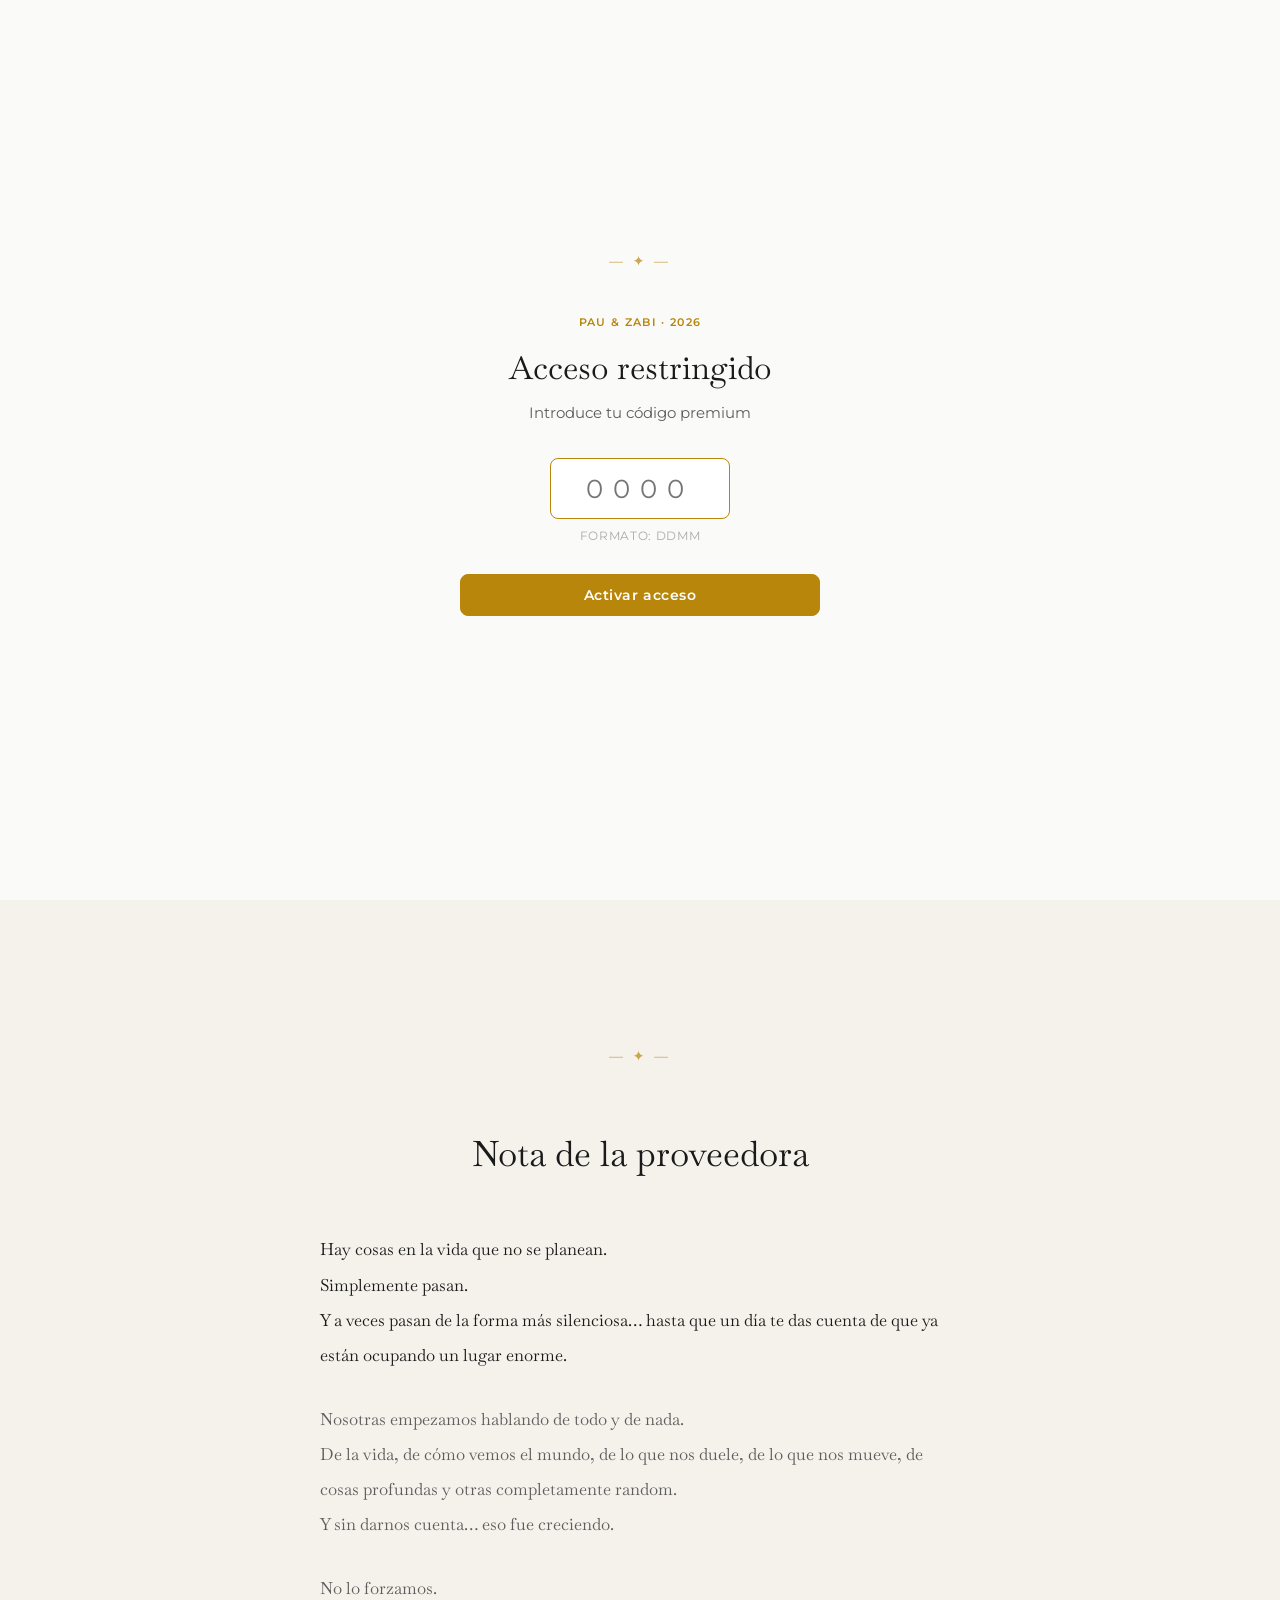
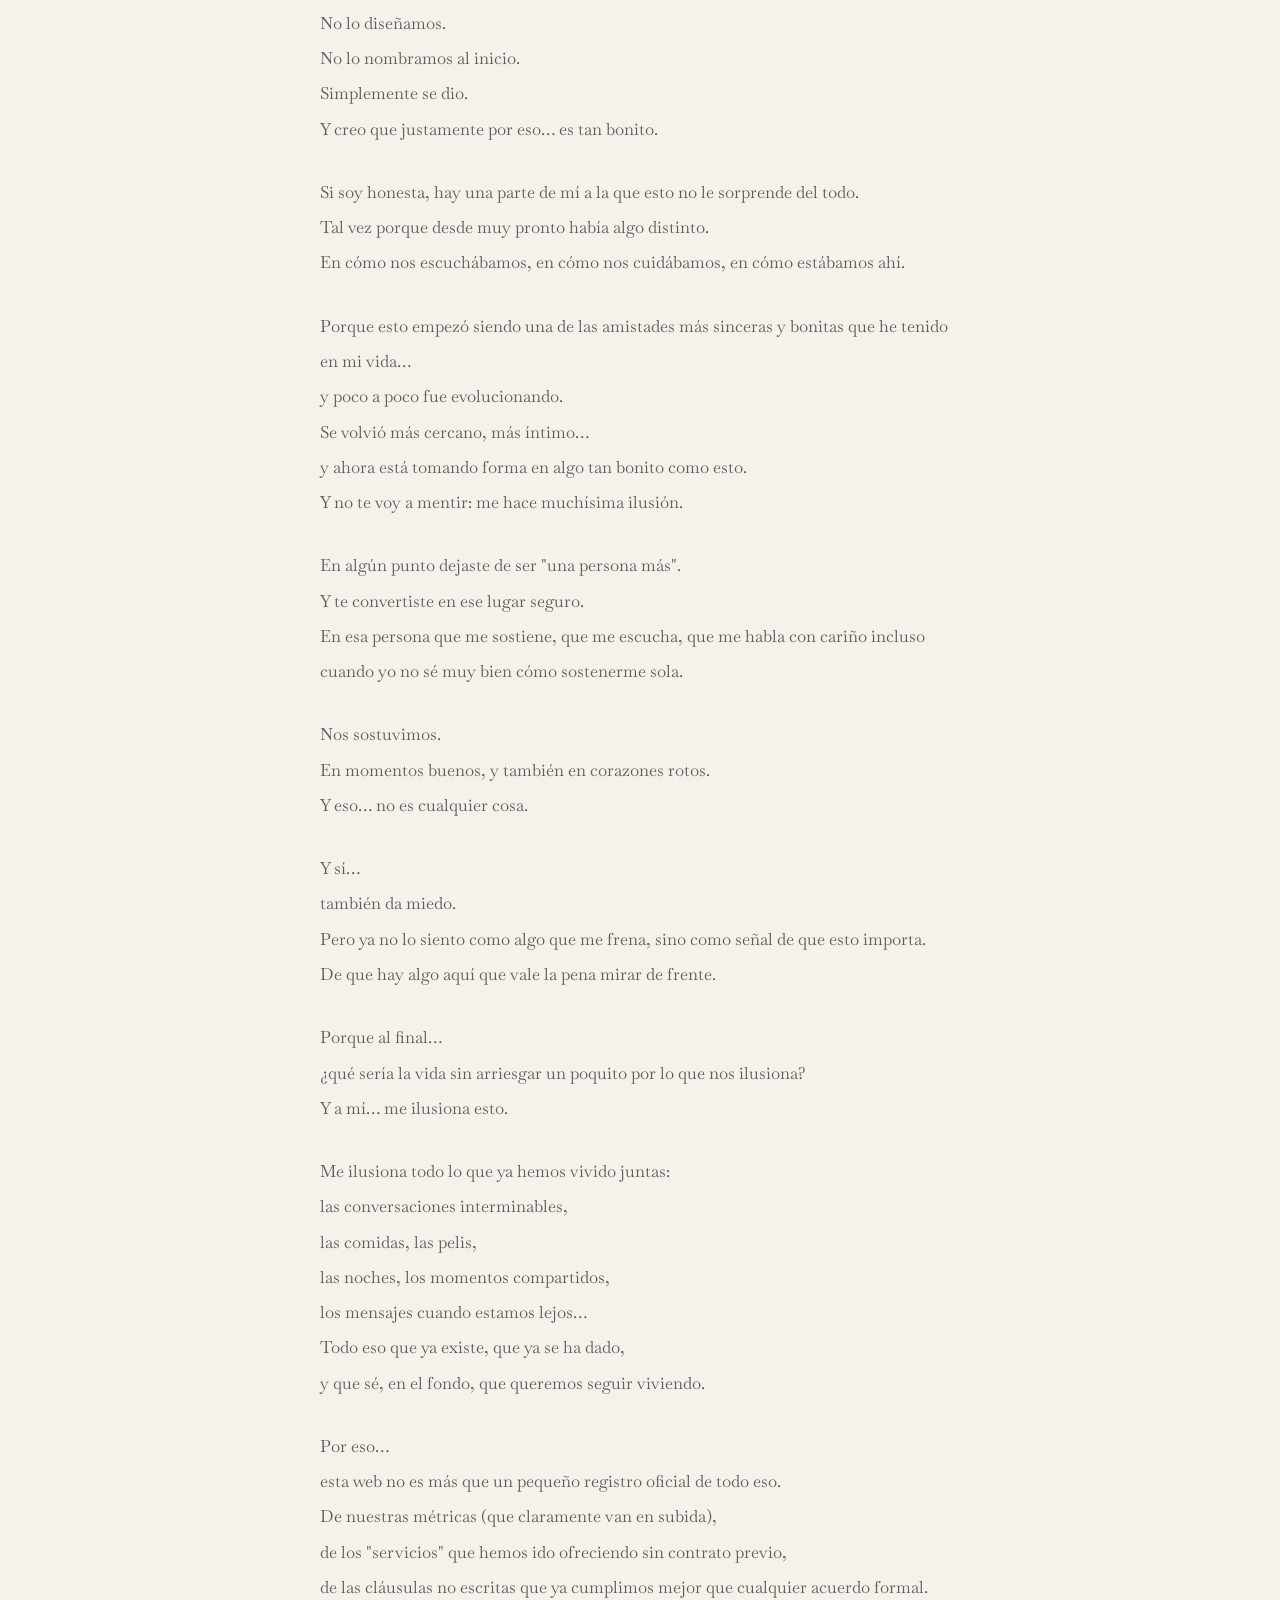
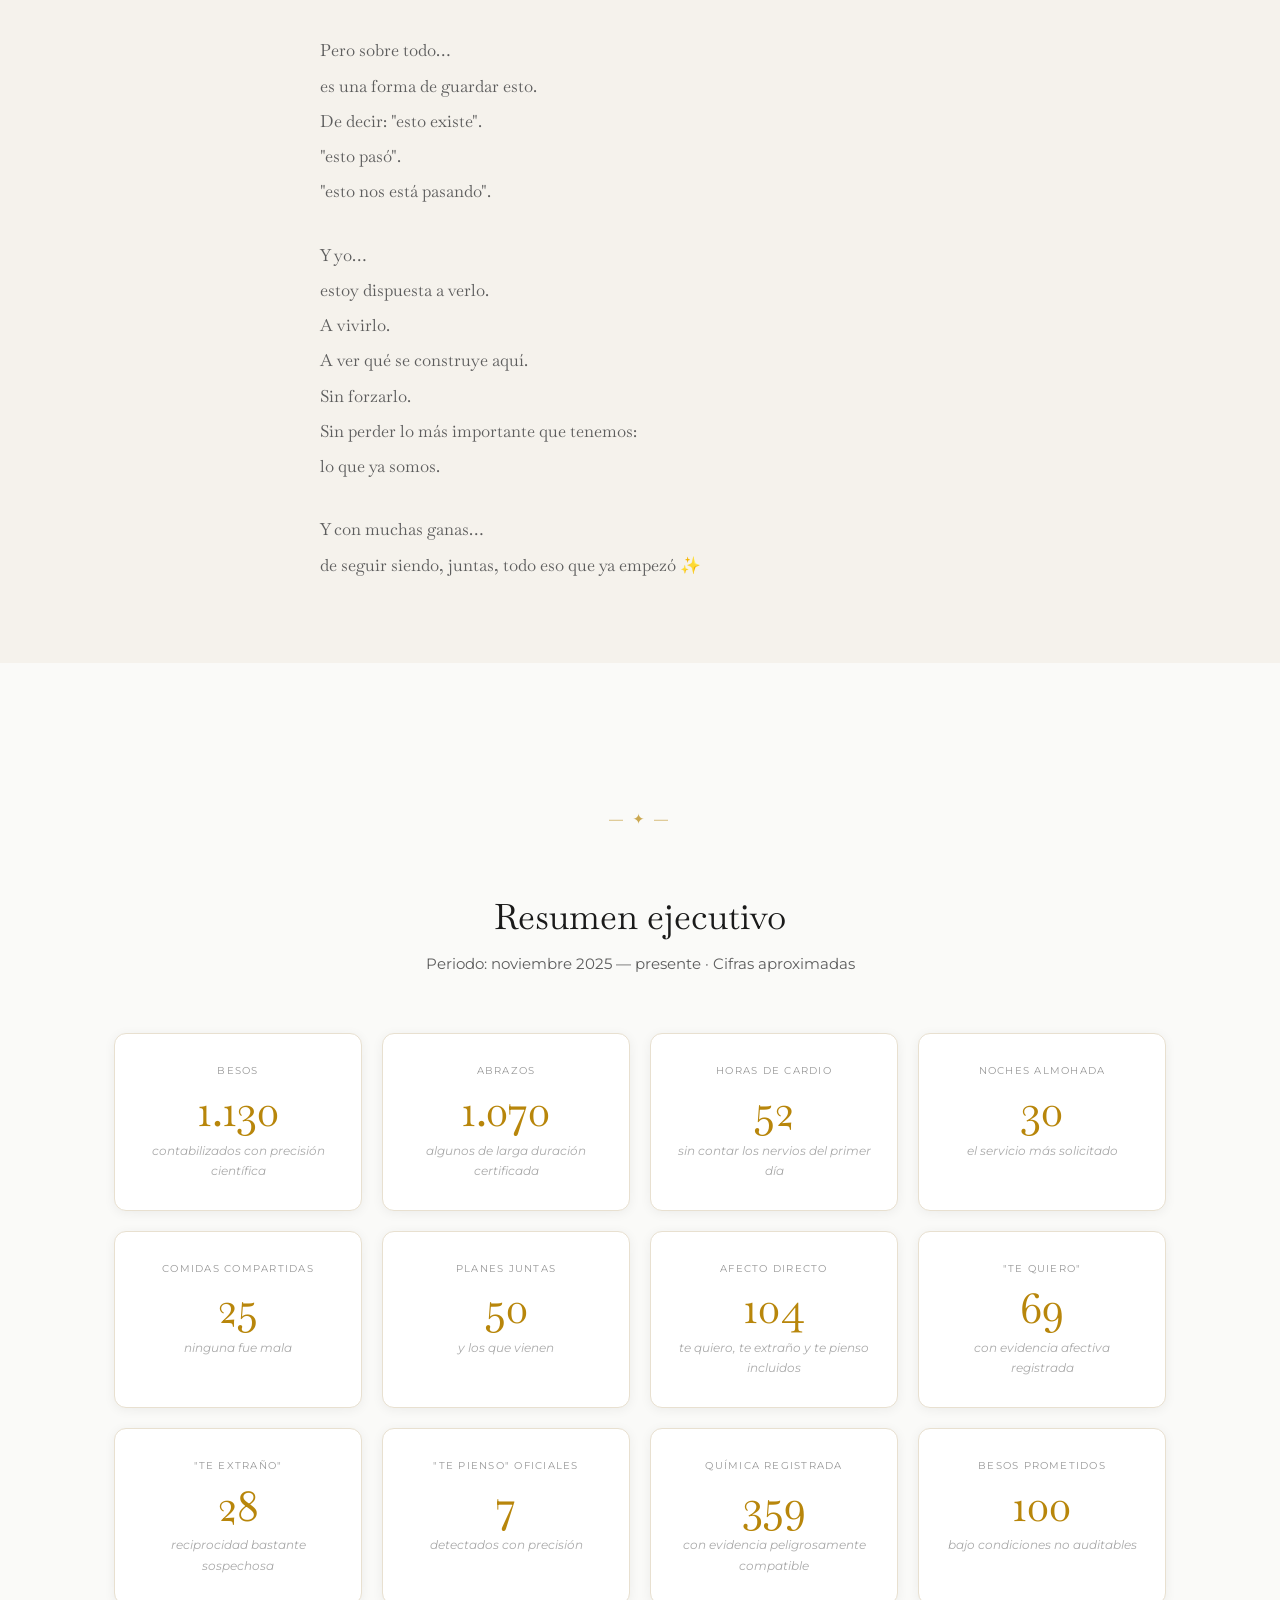
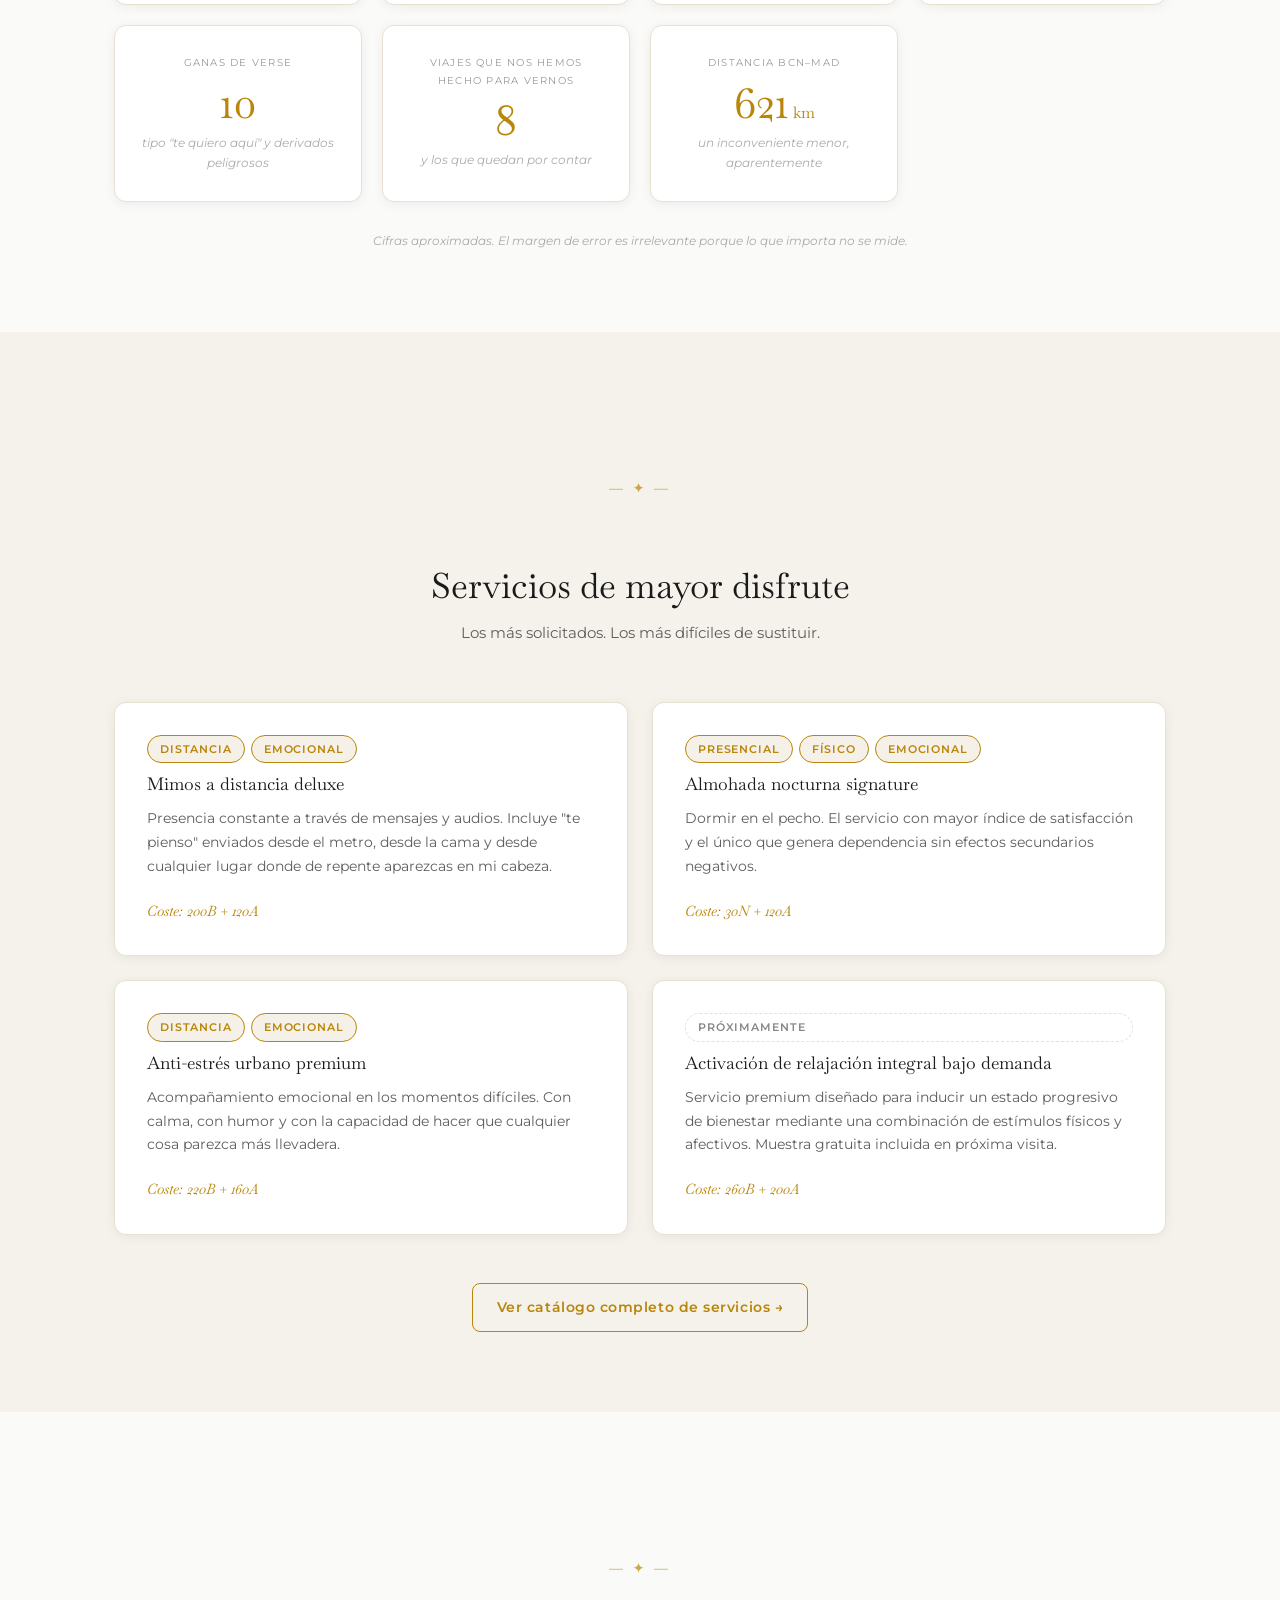
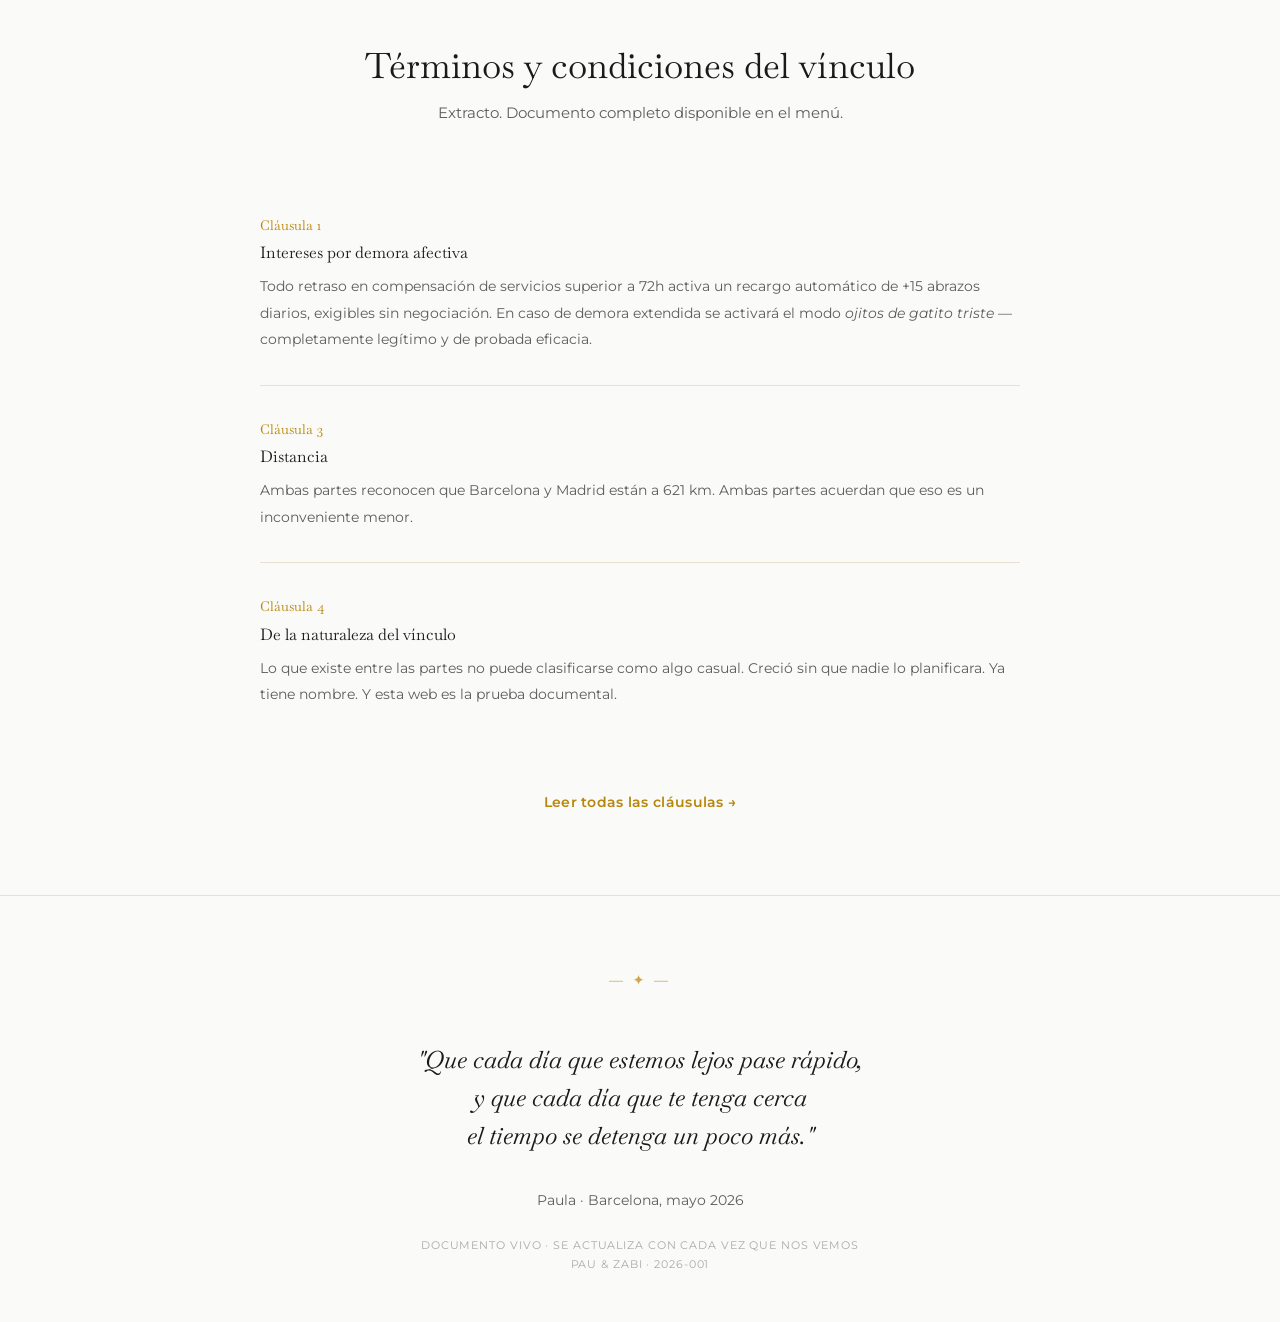
<file: index.html>
<!doctype html>
<html lang="es">
  <head>
    <meta charset="UTF-8" />
    <meta name="viewport" content="width=device-width, initial-scale=1.0" />
    <title>Panel de Cliente Premium · PAU & ZABI · 2026</title>
    <meta
      name="description"
      content="Panel de cliente premium. Acceso exclusivo. No transferible."
    />
    <link rel="stylesheet" href="css/main.css" />
  </head>
  <body>
    <!-- BURGER -->
    <button class="burger-btn" id="burger-btn" aria-label="Abrir menú">
      ☰
    </button>
    <div class="menu-overlay" id="menu-overlay"></div>
    <aside
      class="menu-drawer"
      id="menu-drawer"
      role="navigation"
      aria-label="Navegación principal"
    >
      <button class="menu-close" id="menu-close" aria-label="Cerrar menú">
        ✕
      </button>
      <div class="menu-drawer__header">
        <span class="label">PAU & ZABI · 2026</span>
        <p>Panel de cliente premium</p>
      </div>
      <nav>
        <ul>
          <li><a href="index.html">Inicio</a></li>
          <li><a href="services.html">Todos los servicios</a></li>
          <li><a href="invoices.html">Facturas</a></li>
          <li><a href="clausulas.html">Cláusulas completas</a></li>
          <hr class="menu-separator" />
          <li class="admin-only" style="display: none">
            <a href="invoices.html?admin=1" class="admin-link">↳ Vista Admin</a>
          </li>
        </ul>
      </nav>
    </aside>

    <!-- HERO -->
    <section class="hero" id="hero">
      <div class="hero-inner" id="hero-parallax">
        <span class="label"
          >PANEL DE CLIENTE PREMIUM <br />
          REF. PAU & ZABI · 2026</span
        >

        <h1>Bienvenida a tu panel de cliente premium.</h1>
        <p class="subtitle">
          Esto es lo que pasa cuando se dice que sí a algo que ya estaba pasando
          desde hace un tiempo.
        </p>
        <p class="secondary">
          Aquí vive todo lo que hemos construido — con datos, con humor, y con
          mucho más de lo que cualquier factura puede resumir.
        </p>
        <span class="legal-note"
          >Acceso exclusivo · No transferible · Vigente indefinidamente</span
        >
      </div>
    </section>

    <!-- CARTA -->
    <section class="section section--alt" id="carta">
      <div class="container">
        <div class="divider">— ✦ —</div>
        <div class="section-header">
          <h2>Nota de la proveedora</h2>
        </div>
        <div class="carta-inline__inner">
          <p>
            Hay cosas en la vida que no se planean.<br />
            Simplemente pasan.<br />
            Y a veces pasan de la forma más silenciosa… hasta que un día te das
            cuenta de que ya están ocupando un lugar enorme.
          </p>
          <p>
            Nosotras empezamos hablando de todo y de nada.<br />
            De la vida, de cómo vemos el mundo, de lo que nos duele, de lo que
            nos mueve, de cosas profundas y otras completamente random.<br />
            Y sin darnos cuenta… eso fue creciendo.
          </p>
          <p>
            No lo forzamos.<br />
            No lo diseñamos.<br />
            No lo nombramos al inicio.<br />
            Simplemente se dio.<br />
            Y creo que justamente por eso… es tan bonito.
          </p>
          <p>
            Si soy honesta, hay una parte de mí a la que esto no le sorprende
            del todo.<br />
            Tal vez porque desde muy pronto había algo distinto.<br />
            En cómo nos escuchábamos, en cómo nos cuidábamos, en cómo estábamos
            ahí.
          </p>
          <p>
            Porque esto empezó siendo una de las amistades más sinceras y
            bonitas que he tenido en mi vida…<br />
            y poco a poco fue evolucionando.<br />
            Se volvió más cercano, más íntimo…<br />
            y ahora está tomando forma en algo tan bonito como esto.<br />
            Y no te voy a mentir: me hace muchísima ilusión.
          </p>
          <p>
            En algún punto dejaste de ser "una persona más".<br />
            Y te convertiste en ese lugar seguro.<br />
            En esa persona que me sostiene, que me escucha, que me habla con
            cariño incluso cuando yo no sé muy bien cómo sostenerme sola.
          </p>
          <p>
            Nos sostuvimos.<br />
            En momentos buenos, y también en corazones rotos.<br />
            Y eso… no es cualquier cosa.
          </p>
          <p>
            Y sí…<br />
            también da miedo.<br />
            Pero ya no lo siento como algo que me frena, sino como señal de que
            esto importa.<br />
            De que hay algo aquí que vale la pena mirar de frente.
          </p>
          <p>
            Porque al final…<br />
            ¿qué sería la vida sin arriesgar un poquito por lo que nos
            ilusiona?<br />
            Y a mí… me ilusiona esto.
          </p>
          <p>
            Me ilusiona todo lo que ya hemos vivido juntas:<br />
            las conversaciones interminables,<br />
            las comidas, las pelis,<br />
            las noches, los momentos compartidos,<br />
            los mensajes cuando estamos lejos…<br />
            Todo eso que ya existe, que ya se ha dado,<br />
            y que sé, en el fondo, que queremos seguir viviendo.
          </p>
          <p>
            Por eso…<br />
            esta web no es más que un pequeño registro oficial de todo eso.<br />
            De nuestras métricas (que claramente van en subida),<br />
            de los "servicios" que hemos ido ofreciendo sin contrato previo,<br />
            de las cláusulas no escritas que ya cumplimos mejor que cualquier
            acuerdo formal.
          </p>
          <p>
            Pero sobre todo…<br />
            es una forma de guardar esto.<br />
            De decir: "esto existe".<br />
            "esto pasó".<br />
            "esto nos está pasando".
          </p>
          <p>
            Y yo…<br />
            estoy dispuesta a verlo.<br />
            A vivirlo.<br />
            A ver qué se construye aquí.<br />
            Sin forzarlo.<br />
            Sin perder lo más importante que tenemos:<br />
            lo que ya somos.
          </p>
          <p>
            Y con muchas ganas…<br />
            de seguir siendo, juntas, todo eso que ya empezó ✨
          </p>
        </div>
      </div>
    </section>

    <!-- DASHBOARD -->
    <section class="section" id="dashboard">
      <div class="container">
        <div class="divider">— ✦ —</div>
        <div class="section-header">
          <h2>Resumen ejecutivo</h2>
          <p>Periodo: noviembre 2025 — presente · Cifras aproximadas</p>
        </div>

        <div class="grid-4">
          <div class="metric-card">
            <div class="metric-label">Besos</div>
            <div class="metric-value">1.130</div>
            <div class="metric-sub">
              contabilizados con precisión científica
            </div>
          </div>
          <div class="metric-card">
            <div class="metric-label">Abrazos</div>
            <div class="metric-value">1.070</div>
            <div class="metric-sub">algunos de larga duración certificada</div>
          </div>
          <div class="metric-card">
            <div class="metric-label">Horas de cardio</div>
            <div class="metric-value">52</div>
            <div class="metric-sub">sin contar los nervios del primer día</div>
          </div>
          <div class="metric-card">
            <div class="metric-label">Noches almohada</div>
            <div class="metric-value">30</div>
            <div class="metric-sub">el servicio más solicitado</div>
          </div>
          <div class="metric-card">
            <div class="metric-label">Comidas compartidas</div>
            <div class="metric-value">25</div>
            <div class="metric-sub">ninguna fue mala</div>
          </div>
          <div class="metric-card">
            <div class="metric-label">Planes juntas</div>
            <div class="metric-value">50</div>
            <div class="metric-sub">y los que vienen</div>
          </div>
          <div class="metric-card">
            <div class="metric-label">Afecto directo</div>
            <div class="metric-value">104</div>
            <div class="metric-sub">
              te quiero, te extraño y te pienso incluidos
            </div>
          </div>
          <div class="metric-card">
            <div class="metric-label">"Te quiero"</div>
            <div class="metric-value">69</div>
            <div class="metric-sub">con evidencia afectiva registrada</div>
          </div>
          <div class="metric-card">
            <div class="metric-label">"Te extraño"</div>
            <div class="metric-value">28</div>
            <div class="metric-sub">reciprocidad bastante sospechosa</div>
          </div>
          <div class="metric-card">
            <div class="metric-label">"Te pienso" oficiales</div>
            <div class="metric-value">7</div>
            <div class="metric-sub">detectados con precisión</div>
          </div>
          <div class="metric-card">
            <div class="metric-label">Química registrada</div>
            <div class="metric-value">359</div>
            <div class="metric-sub">
              con evidencia peligrosamente compatible
            </div>
          </div>
          <div class="metric-card">
            <div class="metric-label">Besos prometidos</div>
            <div class="metric-value">100</div>
            <div class="metric-sub">bajo condiciones no auditables</div>
          </div>
          <div class="metric-card">
            <div class="metric-label">Ganas de verse</div>
            <div class="metric-value">10</div>
            <div class="metric-sub">
              tipo "te quiero aquí" y derivados peligrosos
            </div>
          </div>
          <div class="metric-card">
            <div class="metric-label">
              Viajes que nos hemos hecho para vernos
            </div>
            <div class="metric-value">8</div>
            <div class="metric-sub">y los que quedan por contar</div>
          </div>
          <div class="metric-card">
            <div class="metric-label">Distancia BCN–MAD</div>
            <div class="metric-value">
              621<span style="font-size: 1rem"> km</span>
            </div>
            <div class="metric-sub">un inconveniente menor, aparentemente</div>
          </div>
        </div>

        <p class="metrics-note">
          Cifras aproximadas. El margen de error es irrelevante porque lo que
          importa no se mide.
        </p>
      </div>
    </section>

    <!-- SERVICIOS DESTACADOS -->
    <section class="section section--alt" id="servicios-destacados">
      <div class="container">
        <div class="divider">— ✦ —</div>
        <div class="section-header">
          <h2>Servicios de mayor disfrute</h2>
          <p>Los más solicitados. Los más difíciles de sustituir.</p>
        </div>

        <div class="grid-2">
          <a
            href="services.html?service=mimos-distancia"
            class="featured-card featured-card--link"
          >
            <div style="display: flex; flex-wrap: wrap; gap: 6px">
              <span class="pill pill--cat">Distancia</span>
              <span class="pill pill--cat">Emocional</span>
            </div>
            <h3>Mimos a distancia deluxe</h3>
            <p class="desc">
              Presencia constante a través de mensajes y audios. Incluye "te
              pienso" enviados desde el metro, desde la cama y desde cualquier
              lugar donde de repente aparezcas en mi cabeza.
            </p>
            <span class="cost-tag">Coste: 200B + 120A</span>
          </a>

          <a
            href="services.html?service=almohada-nocturna"
            class="featured-card featured-card--link"
          >
            <div style="display: flex; flex-wrap: wrap; gap: 6px">
              <span class="pill pill--cat">Presencial</span>
              <span class="pill pill--cat">Físico</span>
              <span class="pill pill--cat">Emocional</span>
            </div>
            <h3>Almohada nocturna signature</h3>
            <p class="desc">
              Dormir en el pecho. El servicio con mayor índice de satisfacción y
              el único que genera dependencia sin efectos secundarios negativos.
            </p>
            <span class="cost-tag">Coste: 30N + 120A</span>
          </a>

          <a
            href="services.html?service=antistress-urbano"
            class="featured-card featured-card--link"
          >
            <div style="display: flex; flex-wrap: wrap; gap: 6px">
              <span class="pill pill--cat">Distancia</span>
              <span class="pill pill--cat">Emocional</span>
            </div>
            <h3>Anti-estrés urbano premium</h3>
            <p class="desc">
              Acompañamiento emocional en los momentos difíciles. Con calma, con
              humor y con la capacidad de hacer que cualquier cosa parezca más
              llevadera.
            </p>
            <span class="cost-tag">Coste: 220B + 160A</span>
          </a>

          <a
            href="services.html?service=relajacion-integral"
            class="featured-card featured-card--link"
          >
            <span class="pill pill--upcoming">Próximamente</span>
            <h3>Activación de relajación integral bajo demanda</h3>
            <p class="desc">
              Servicio premium diseñado para inducir un estado progresivo de
              bienestar mediante una combinación de estímulos físicos y
              afectivos. Muestra gratuita incluida en próxima visita.
            </p>
            <span class="cost-tag">Coste: 260B + 200A</span>
          </a>
        </div>

        <div class="cta-center">
          <a href="services.html" class="btn btn--outline"
            >Ver catálogo completo de servicios →</a
          >
        </div>
      </div>
    </section>

    <!-- CLÁUSULAS EXTRACTO -->
    <section class="section" id="clausulas-preview">
      <div class="container">
        <div class="divider">— ✦ —</div>
        <div class="section-header">
          <h2>Términos y condiciones del vínculo</h2>
          <p>Extracto. Documento completo disponible en el menú.</p>
        </div>

        <div class="clausulas-preview">
          <div class="clausula-preview-item">
            <div class="num">Cláusula 1</div>
            <h3>Intereses por demora afectiva</h3>
            <p>
              Todo retraso en compensación de servicios superior a 72h activa un
              recargo automático de +15 abrazos diarios, exigibles sin
              negociación. En caso de demora extendida se activará el modo
              <em>ojitos de gatito triste</em> — completamente legítimo y de
              probada eficacia.
            </p>
          </div>
          <div class="clausula-preview-item">
            <div class="num">Cláusula 3</div>
            <h3>Distancia</h3>
            <p>
              Ambas partes reconocen que Barcelona y Madrid están a 621 km.
              Ambas partes acuerdan que eso es un inconveniente menor.
            </p>
          </div>
          <div class="clausula-preview-item">
            <div class="num">Cláusula 4</div>
            <h3>De la naturaleza del vínculo</h3>
            <p>
              Lo que existe entre las partes no puede clasificarse como algo
              casual. Creció sin que nadie lo planificara. Ya tiene nombre. Y
              esta web es la prueba documental.
            </p>
          </div>
        </div>

        <div class="cta-center">
          <a href="clausulas.html" class="gold-link"
            >Leer todas las cláusulas →</a
          >
        </div>
      </div>
    </section>

    <!-- FOOTER -->
    <footer class="footer">
      <div class="container container--narrow">
        <div class="divider" style="margin: 0 0 48px">— ✦ —</div>
        <p class="footer__quote">
          "Que cada día que estemos lejos pase rápido,<br />
          y que cada día que te tenga cerca<br />
          el tiempo se detenga un poco más."
        </p>
        <p class="footer__firma">Paula · Barcelona, mayo 2026</p>
        <p class="footer__legal">
          Documento vivo · Se actualiza con cada vez que nos vemos<br />
          PAU & ZABI · 2026-001
        </p>
      </div>
    </footer>

    <script src="js/access.js"></script>
  <script src="js/main.js"></script>
  </body>
</html>
</file>
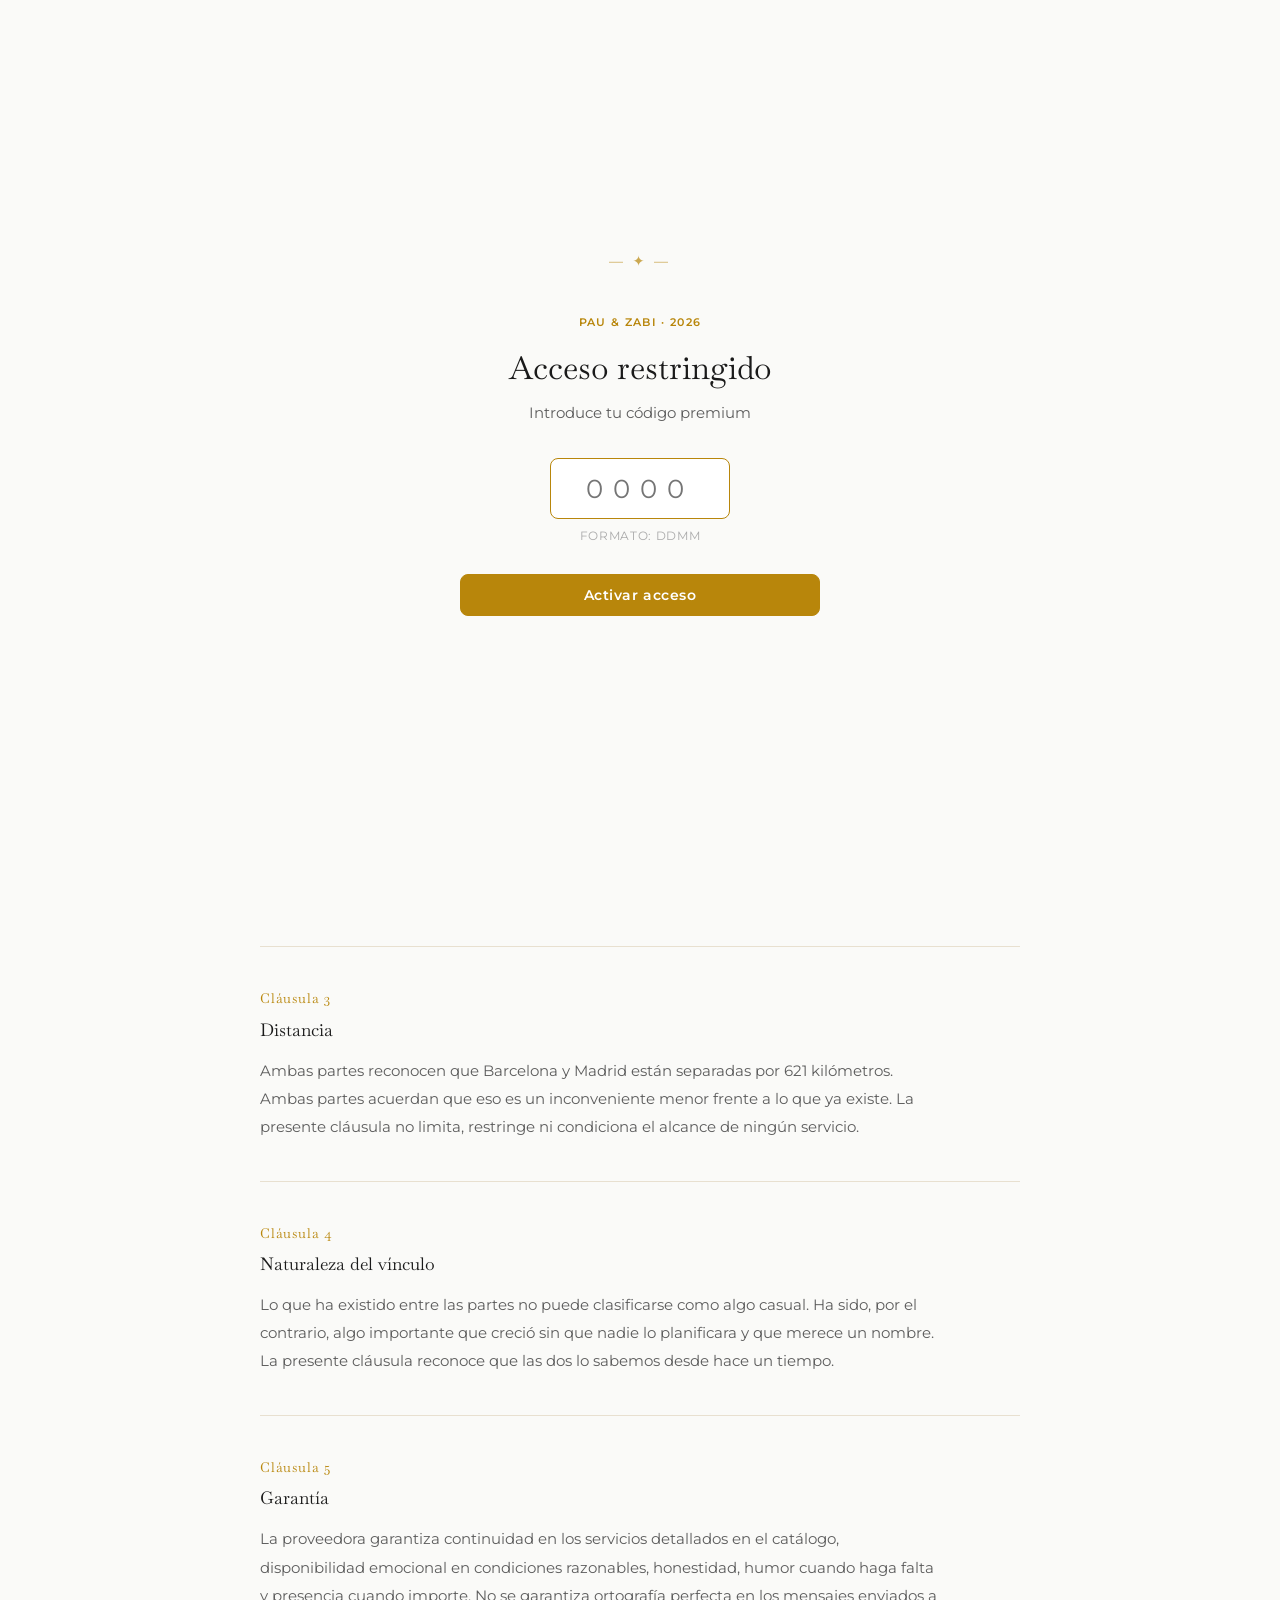
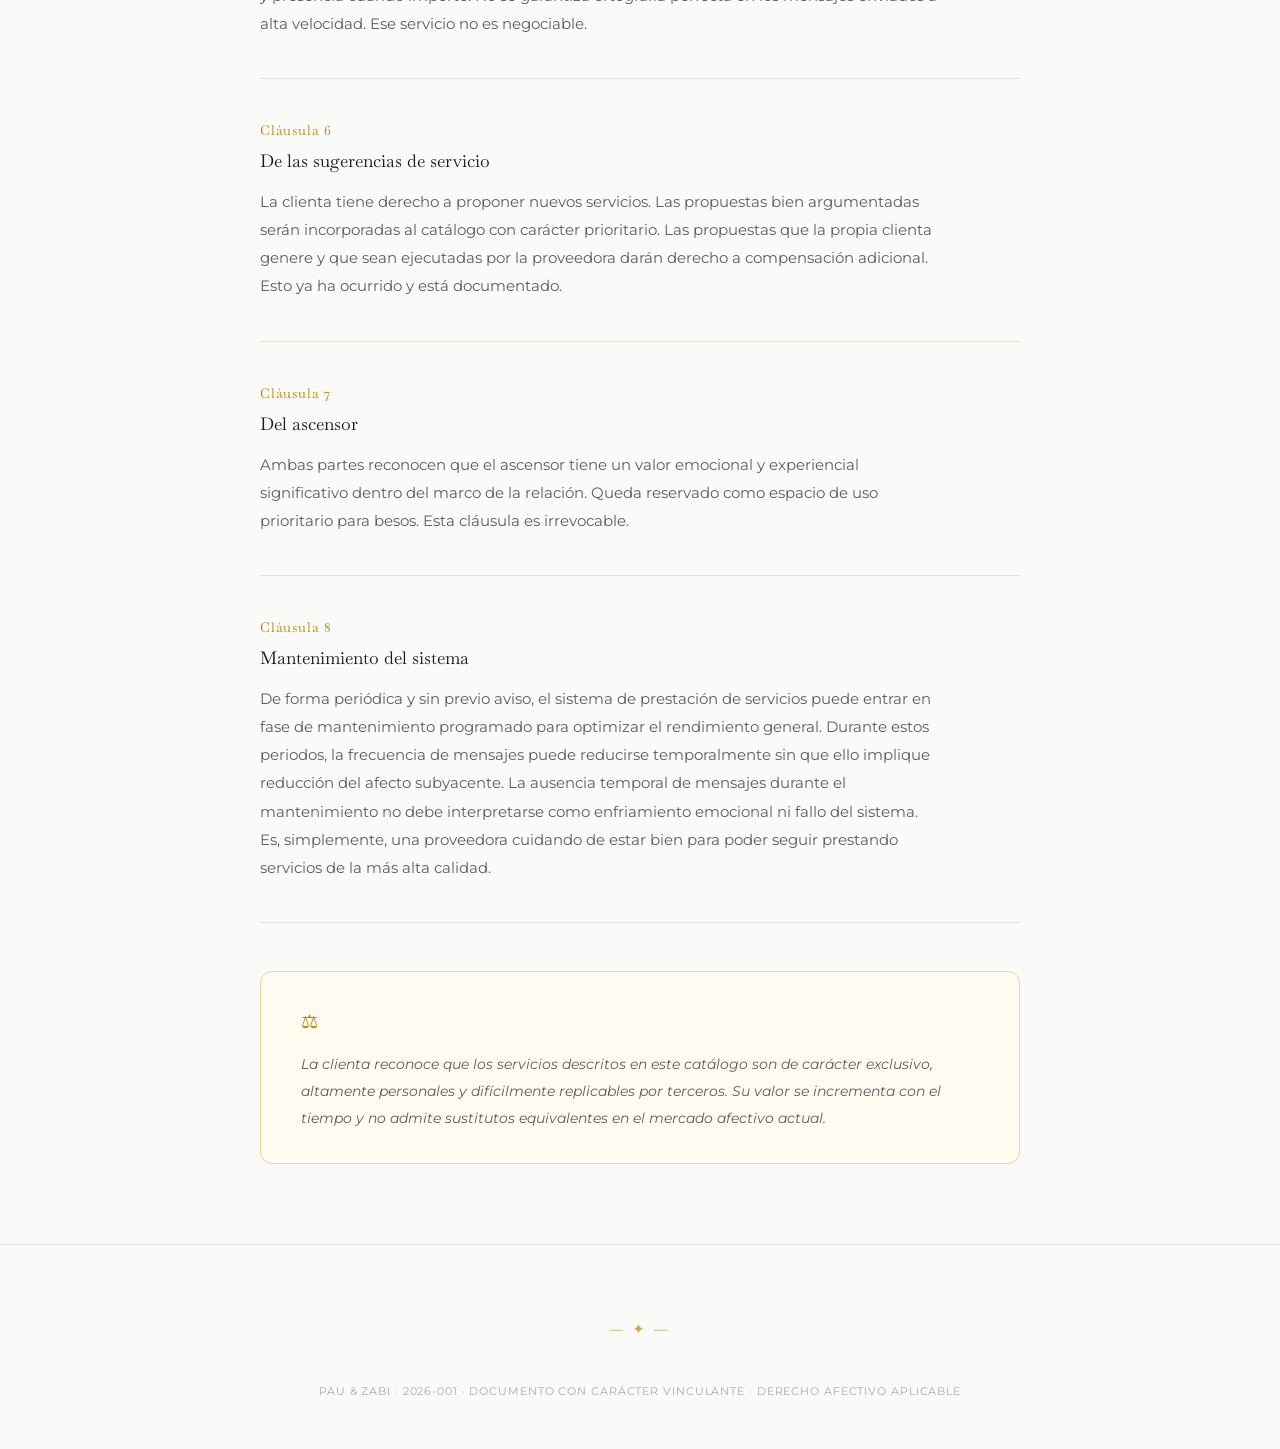
<file: clausulas.html>
<!doctype html>
<html lang="es">
  <head>
    <meta charset="UTF-8" />
    <meta name="viewport" content="width=device-width, initial-scale=1.0" />
    <title>Términos y condiciones · PAU & ZABI · 2026</title>
    <link rel="stylesheet" href="css/main.css" />
  </head>
  <body>
    <!-- BURGER -->
    <button class="burger-btn" id="burger-btn" aria-label="Abrir menú">
      ☰
    </button>
    <div class="menu-overlay" id="menu-overlay"></div>
    <aside class="menu-drawer" id="menu-drawer" role="navigation">
      <button class="menu-close" id="menu-close" aria-label="Cerrar menú">
        ✕
      </button>
      <div class="menu-drawer__header">
        <span class="label">PAU & ZABI · 2026</span>
        <p>Panel de cliente premium</p>
      </div>
      <nav>
        <ul>
          <li><a href="index.html">Inicio</a></li>
          <li><a href="services.html">Todos los servicios</a></li>
          <li><a href="invoices.html">Facturas</a></li>
          <li><a href="clausulas.html">Cláusulas completas</a></li>
          <hr class="menu-separator" />
          <li class="admin-only" style="display: none">
            <a href="invoices.html?admin=1" class="admin-link">↳ Vista Admin</a>
          </li>
        </ul>
      </nav>
    </aside>

    <!-- PAGE HEADER -->
    <header class="page-header">
      <div class="container">
        <span class="label">Términos y condiciones del vínculo</span>
        <h1>Conforme al código afectivo<br />de relaciones de alto valor</h1>
        <p
          style="
            color: var(--text-secondary);
            font-size: 0.82rem;
            margin-top: 10px;
            letter-spacing: 0.04em;
          "
        >
          Ref. PAU & ZABI · 2026-001 · Carácter vinculante
        </p>
      </div>
    </header>

    <!-- CLAUSULAS -->
    <section class="clausulas-section">
      <div class="container">
        <div class="clausulas-body">
          <div class="clausula">
            <div class="clausula-num">Cláusula 1</div>
            <h3>Intereses por demora afectiva</h3>
            <p>
              Todo retraso en la compensación de servicios superiores a 72 horas
              generará un recargo automático de +15 abrazos diarios, exigibles
              sin negociación ni margen de descuento. En caso de demora superior
              a 7 días, se activará el modo «ojitos de gatito triste»
              —completamente legítimo— con efectos inmediatos sobre la
              conciencia de la deudora.
            </p>
          </div>

          <div class="clausula">
            <div class="clausula-num">Cláusula 2</div>
            <h3>Exclusividad emocional</h3>
            <p>
              La proveedora se reserva el derecho de ser la persona que te
              reciba en la estación, te envíe el mensaje raro de las 11:47 PM,
              te explique cómo funciona cualquier producto tecnológico y te
              duerma encima de su pecho con carácter indefinido.
            </p>
          </div>

          <div class="clausula">
            <div class="clausula-num">Cláusula 3</div>
            <h3>Distancia</h3>
            <p>
              Ambas partes reconocen que Barcelona y Madrid están separadas por
              621 kilómetros. Ambas partes acuerdan que eso es un inconveniente
              menor frente a lo que ya existe. La presente cláusula no limita,
              restringe ni condiciona el alcance de ningún servicio.
            </p>
          </div>

          <div class="clausula">
            <div class="clausula-num">Cláusula 4</div>
            <h3>Naturaleza del vínculo</h3>
            <p>
              Lo que ha existido entre las partes no puede clasificarse como
              algo casual. Ha sido, por el contrario, algo importante que creció
              sin que nadie lo planificara y que merece un nombre. La presente
              cláusula reconoce que las dos lo sabemos desde hace un tiempo.
            </p>
          </div>

          <div class="clausula">
            <div class="clausula-num">Cláusula 5</div>
            <h3>Garantía</h3>
            <p>
              La proveedora garantiza continuidad en los servicios detallados en
              el catálogo, disponibilidad emocional en condiciones razonables,
              honestidad, humor cuando haga falta y presencia cuando importe. No
              se garantiza ortografía perfecta en los mensajes enviados a alta
              velocidad. Ese servicio no es negociable.
            </p>
          </div>

          <div class="clausula">
            <div class="clausula-num">Cláusula 6</div>
            <h3>De las sugerencias de servicio</h3>
            <p>
              La clienta tiene derecho a proponer nuevos servicios. Las
              propuestas bien argumentadas serán incorporadas al catálogo con
              carácter prioritario. Las propuestas que la propia clienta genere
              y que sean ejecutadas por la proveedora darán derecho a
              compensación adicional. Esto ya ha ocurrido y está documentado.
            </p>
          </div>

          <div class="clausula">
            <div class="clausula-num">Cláusula 7</div>
            <h3>Del ascensor</h3>
            <p>
              Ambas partes reconocen que el ascensor tiene un valor emocional y
              experiencial significativo dentro del marco de la relación. Queda
              reservado como espacio de uso prioritario para besos. Esta
              cláusula es irrevocable.
            </p>
          </div>

          <div class="clausula">
            <div class="clausula-num">Cláusula 8</div>
            <h3>Mantenimiento del sistema</h3>
            <p>
              De forma periódica y sin previo aviso, el sistema de prestación de
              servicios puede entrar en fase de mantenimiento programado para
              optimizar el rendimiento general. Durante estos periodos, la
              frecuencia de mensajes puede reducirse temporalmente sin que ello
              implique reducción del afecto subyacente. La ausencia temporal de
              mensajes durante el mantenimiento no debe interpretarse como
              enfriamiento emocional ni fallo del sistema. Es, simplemente, una
              proveedora cuidando de estar bien para poder seguir prestando
              servicios de la más alta calidad.
            </p>
          </div>

          <div class="legal-note-final">
            La clienta reconoce que los servicios descritos en este catálogo son
            de carácter exclusivo, altamente personales y difícilmente
            replicables por terceros. Su valor se incrementa con el tiempo y no
            admite sustitutos equivalentes en el mercado afectivo actual.
          </div>
        </div>
      </div>
    </section>

    <footer class="footer">
      <div class="container container--narrow">
        <div class="divider" style="margin: 0 0 40px">— ✦ —</div>
        <p class="footer__legal">
          PAU & ZABI · 2026-001 · Documento con carácter vinculante · Derecho
          afectivo aplicable
        </p>
      </div>
    </footer>

    <script src="js/access.js"></script>
    <script src="js/main.js"></script>
  </body>
</html>
</file>
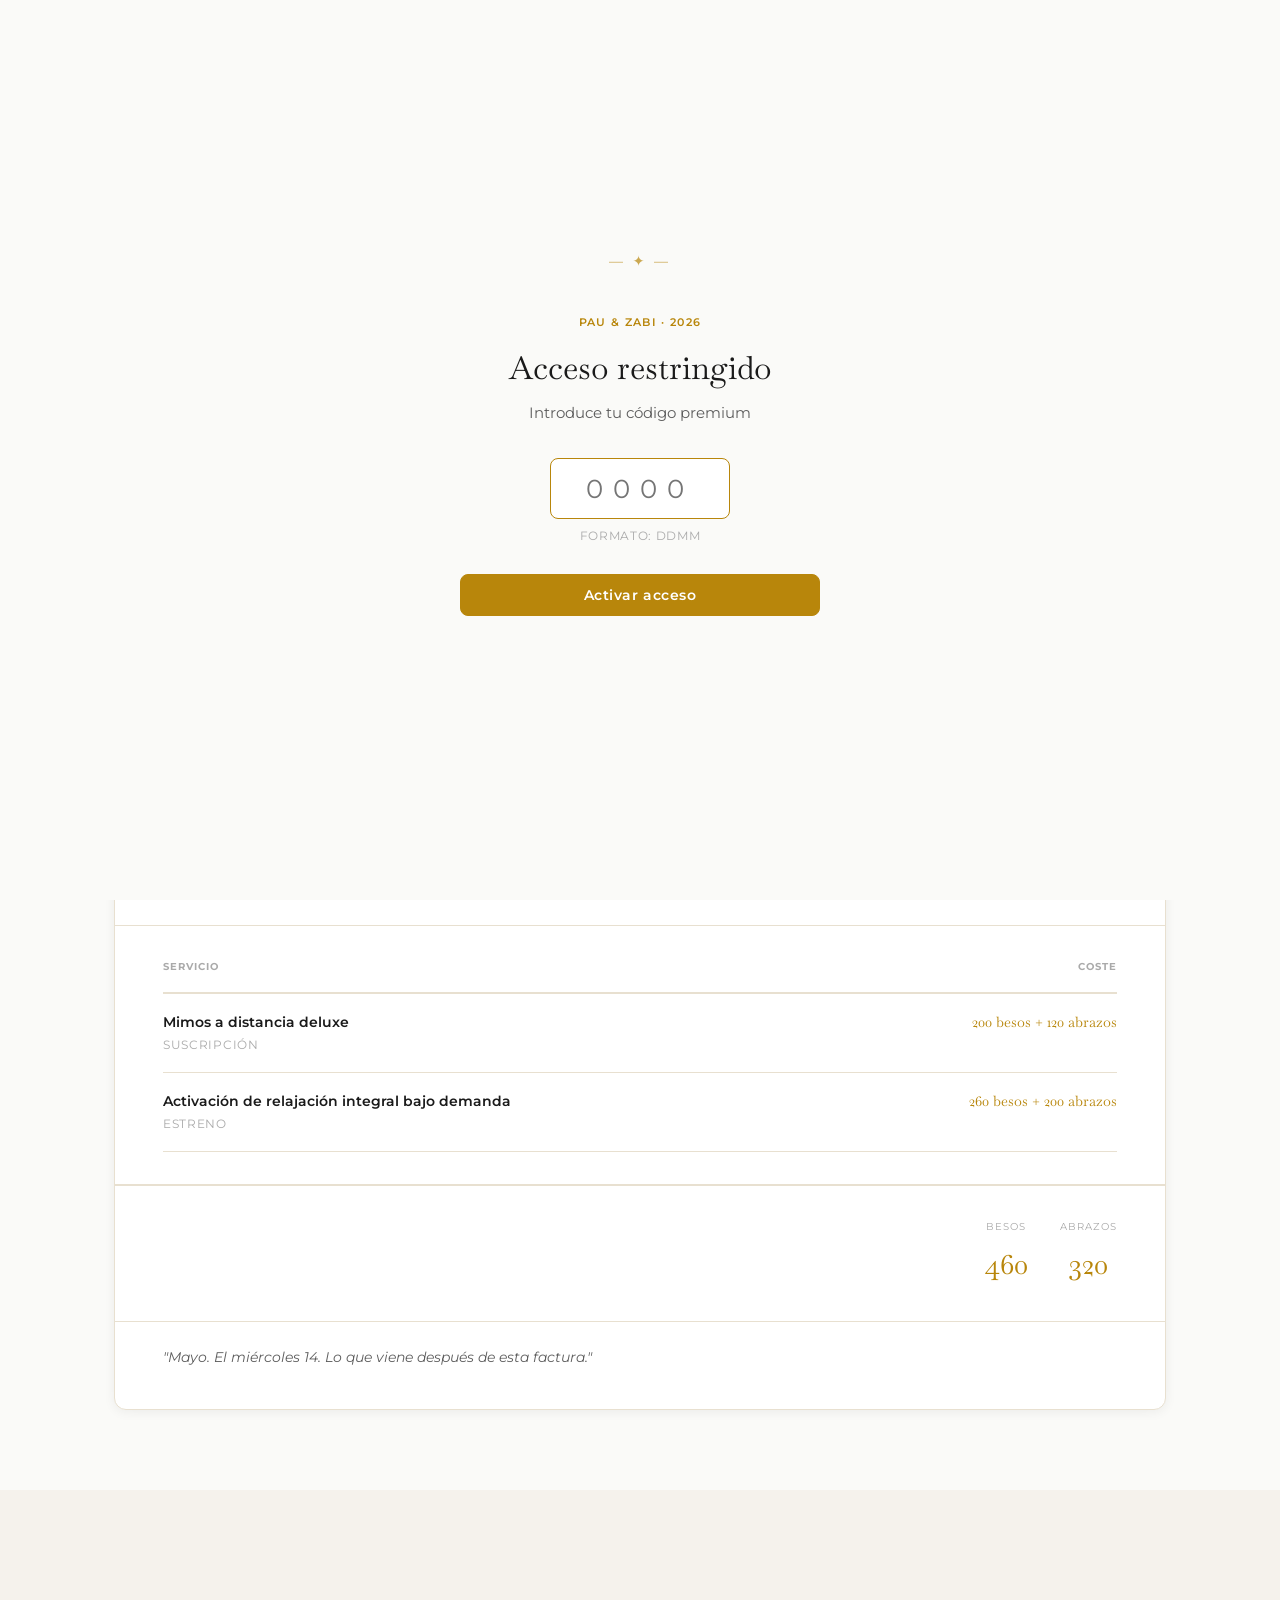
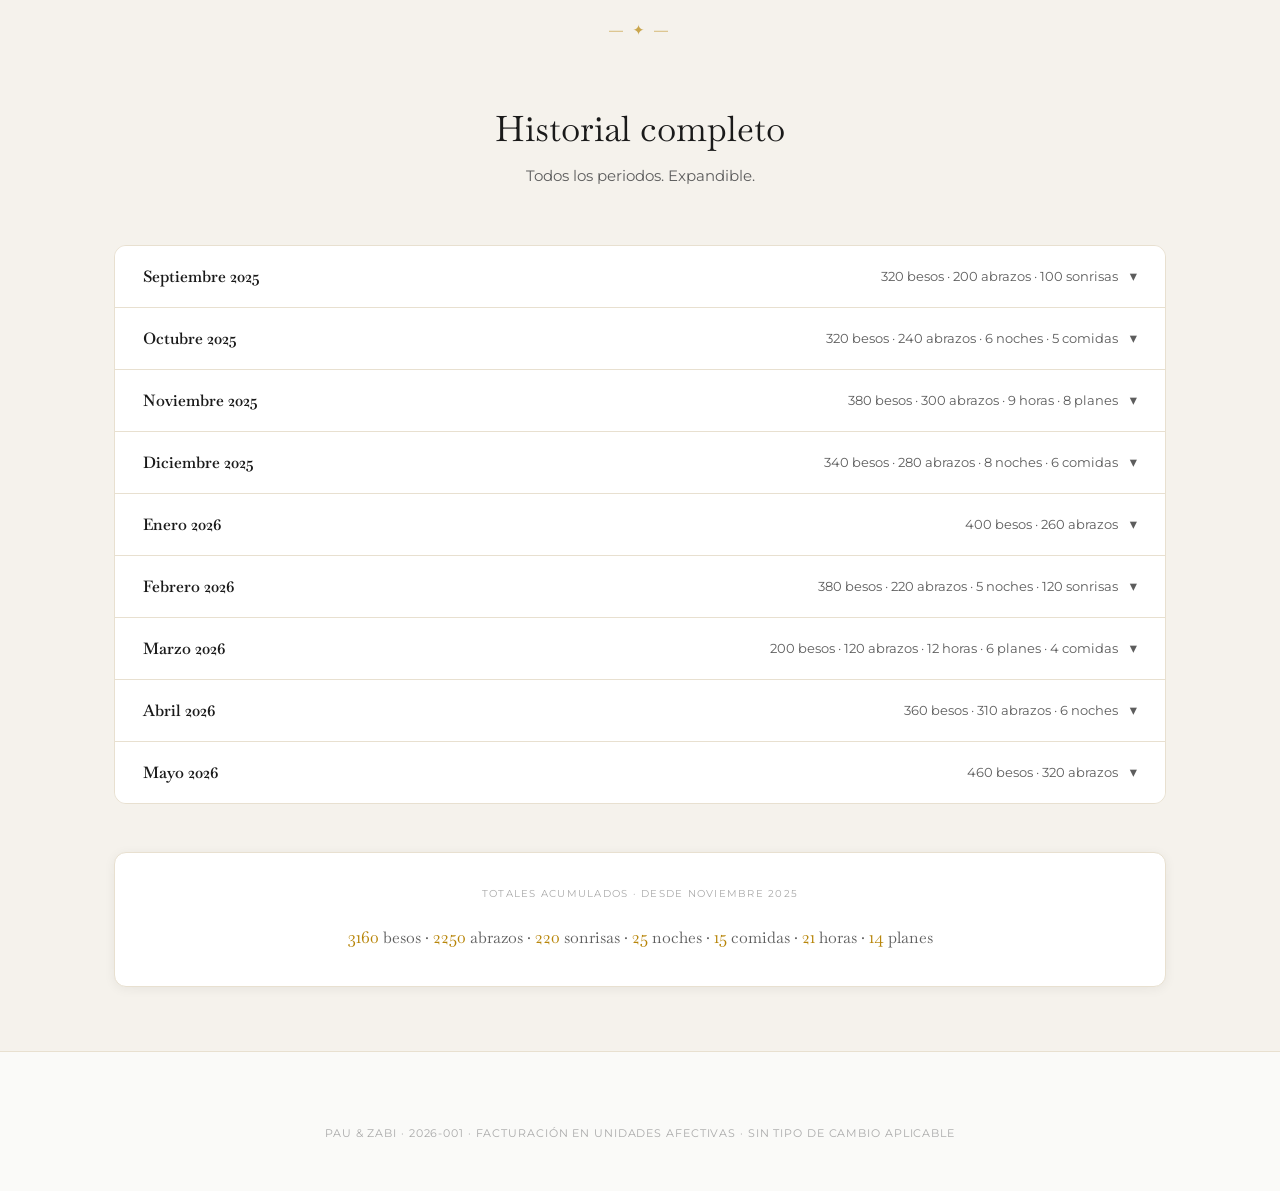
<file: invoices.html>
<!DOCTYPE html>
<html lang="es">
<head>
  <meta charset="UTF-8" />
  <meta name="viewport" content="width=device-width, initial-scale=1.0" />
  <title>Facturas · PAU & ZABI · 2026</title>
  <link rel="stylesheet" href="css/main.css" />
</head>
<body>

  <!-- ADMIN BANNER (hidden by default) -->
  <div id="admin-banner" style="display:none;" class="admin-banner">
    Modo administrador activo · Vista completa de gestión
  </div>

  <!-- BURGER -->
  <button class="burger-btn" id="burger-btn" aria-label="Abrir menú">☰</button>
  <div class="menu-overlay" id="menu-overlay"></div>
  <aside class="menu-drawer" id="menu-drawer" role="navigation">
    <button class="menu-close" id="menu-close" aria-label="Cerrar menú">✕</button>
    <div class="menu-drawer__header">
      <span class="label">PAU & ZABI · 2026</span>
      <p>Panel de cliente premium</p>
    </div>
    <nav>
      <ul>
        <li><a href="index.html">Inicio</a></li>
        <li><a href="services.html">Todos los servicios</a></li>
        <li><a href="invoices.html">Facturas</a></li>
        <li><a href="clausulas.html">Cláusulas completas</a></li>
        <hr class="menu-separator" />        <li class="admin-only" style="display:none;">
          <a href="invoices.html?admin=1" class="admin-link">↳ Vista Admin</a>
        </li>
      </ul>
    </nav>
  </aside>

  <!-- PAGE HEADER -->
  <header class="page-header">
    <div class="container">
      <span class="label">Historial de facturación</span>
      <h1>Facturación mensual</h1>
      <p class="intro">
        Historial completo de servicios activados por periodo.<br>
        El pago se realiza exclusivamente en unidades afectivas.
      </p>
    </div>
  </header>

  <!-- INVOICE VIEW -->
  <section class="invoices-section">
    <div class="container">
      <div class="section-title">
        Factura del mes
        <span>Selecciona el periodo que quieres ver</span>
      </div>

      <!-- Month tabs -->
      <div id="month-tabs" class="month-tabs">
        <div style="color:#bbb;font-size:0.85rem;">Cargando facturas...</div>
      </div>

      <!-- Invoice document -->
      <div id="invoice-view"></div>
    </div>
  </section>

  <!-- HISTORIAL -->
  <section class="historial-section">
    <div class="container">
      <div class="divider">— ✦ —</div>
      <div class="section-header">
        <h2>Historial completo</h2>
        <p>Todos los periodos. Expandible.</p>
      </div>
      <div id="historial-list"></div>
      <div id="global-totals" style="margin-top:32px;"></div>
    </div>
  </section>

  <!-- ADMIN SECTION (rendered by JS if ?admin=1) -->
  <section id="admin-section" style="display:none;padding:0 0 80px;">
    <div class="container"></div>
  </section>

  <footer class="footer">
    <div class="container container--narrow">
      <p class="footer__legal">PAU & ZABI · 2026-001 · Facturación en unidades afectivas · Sin tipo de cambio aplicable</p>
    </div>
  </footer>

  <script src="js/access.js"></script>
  <script src="js/main.js"></script>
  <script src="js/invoices.js"></script>
</body>
</html>
</file>
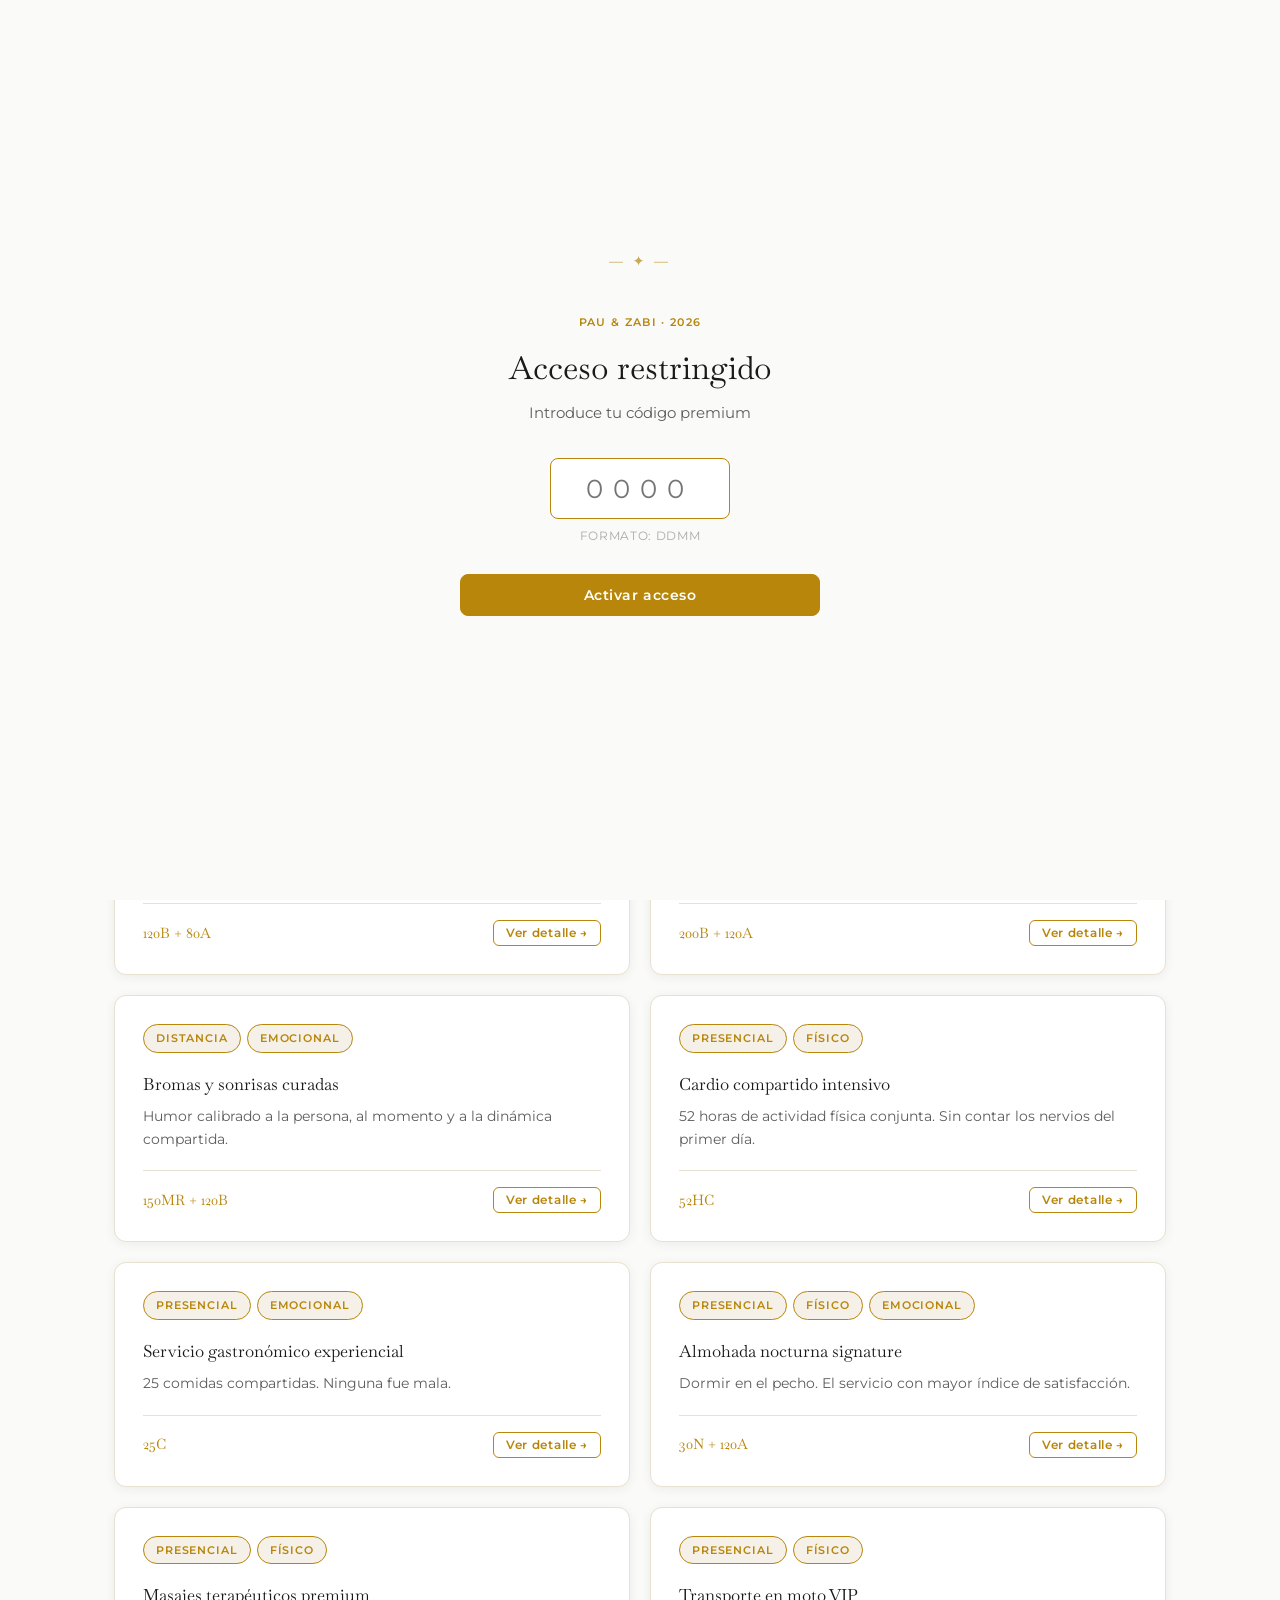
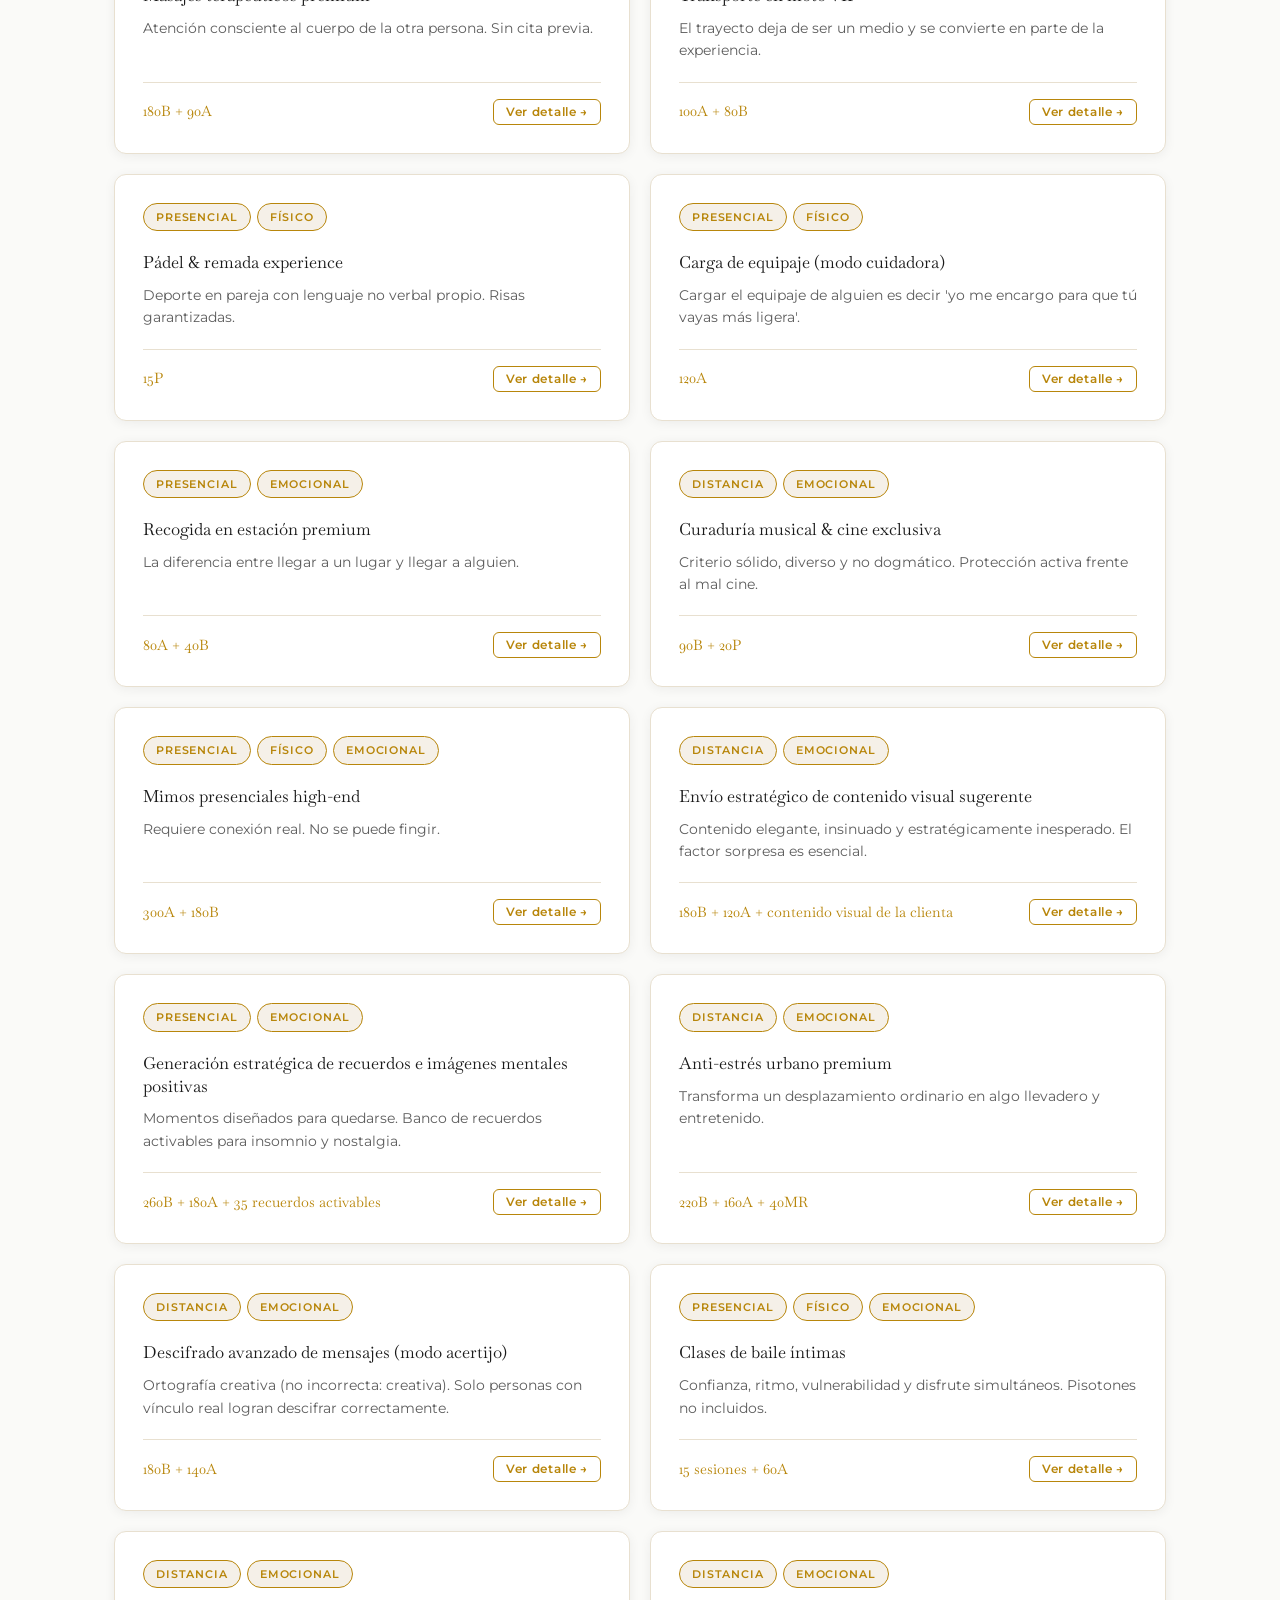
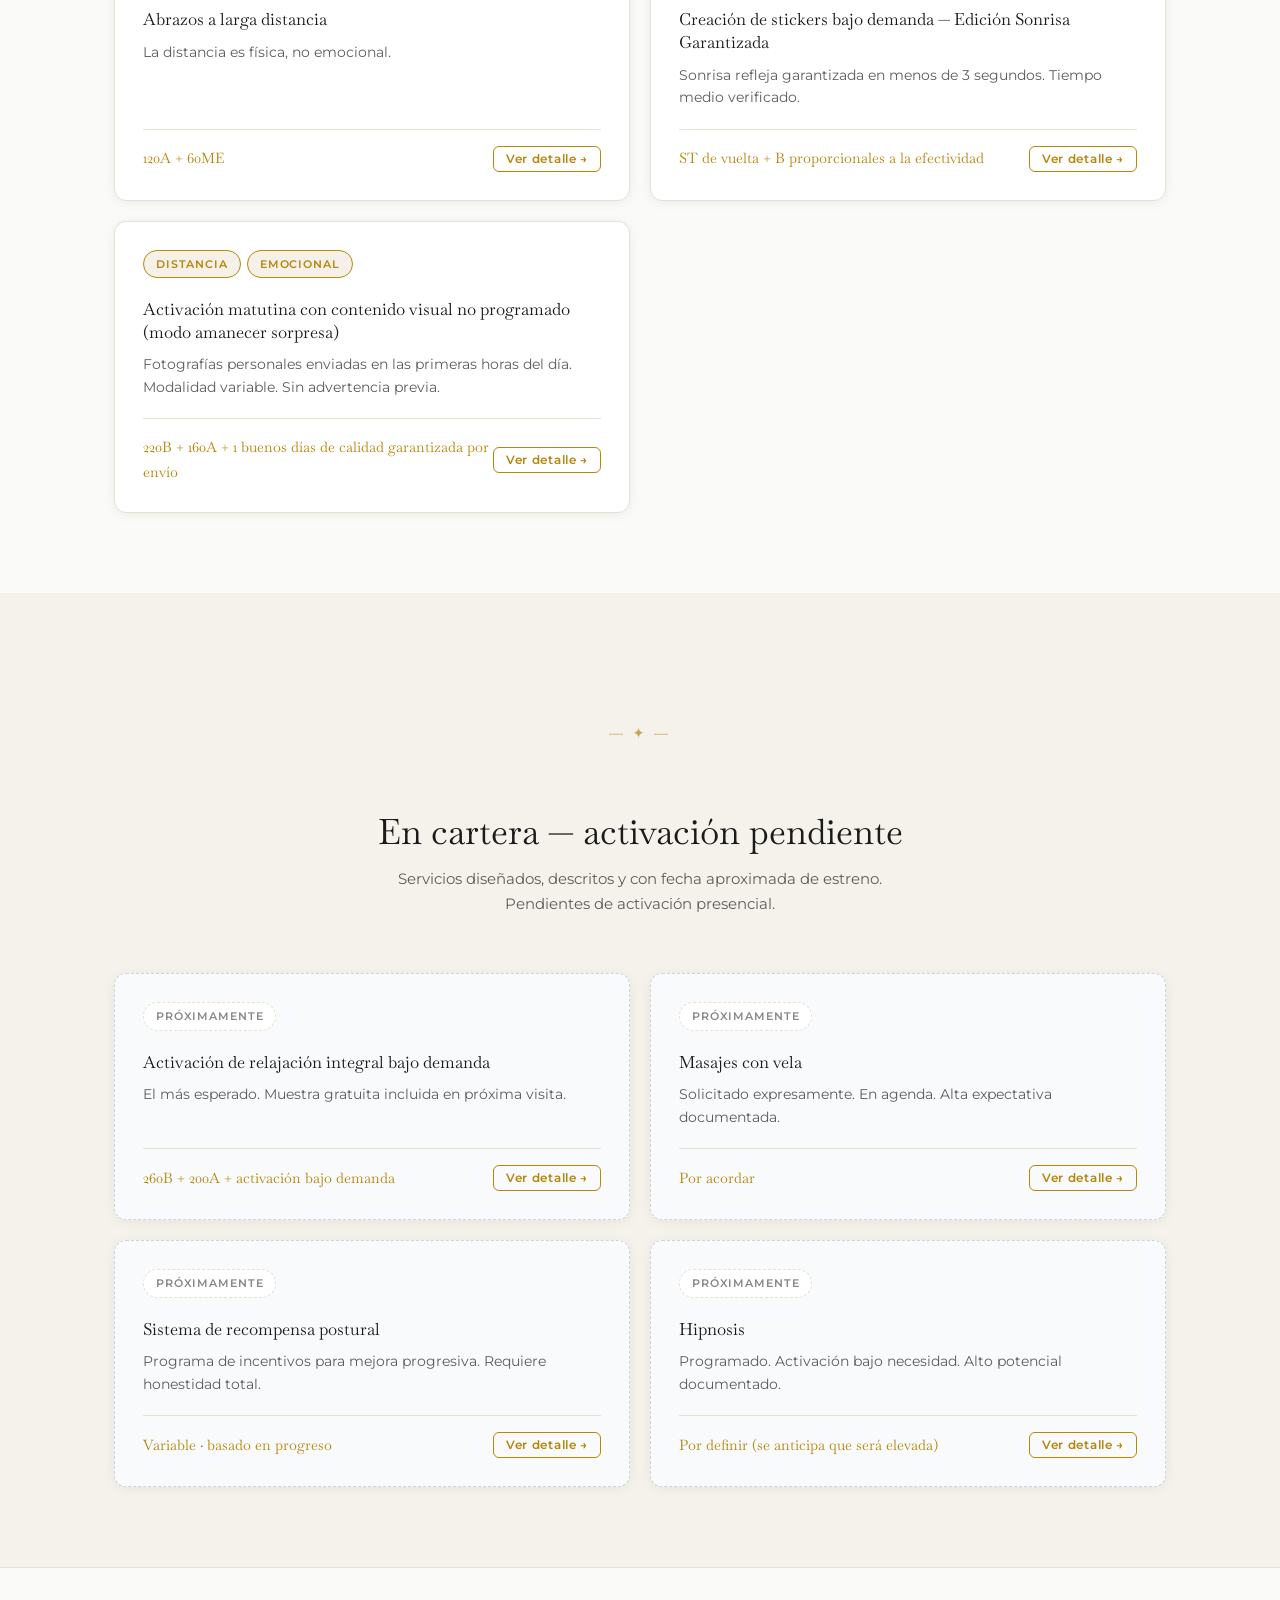
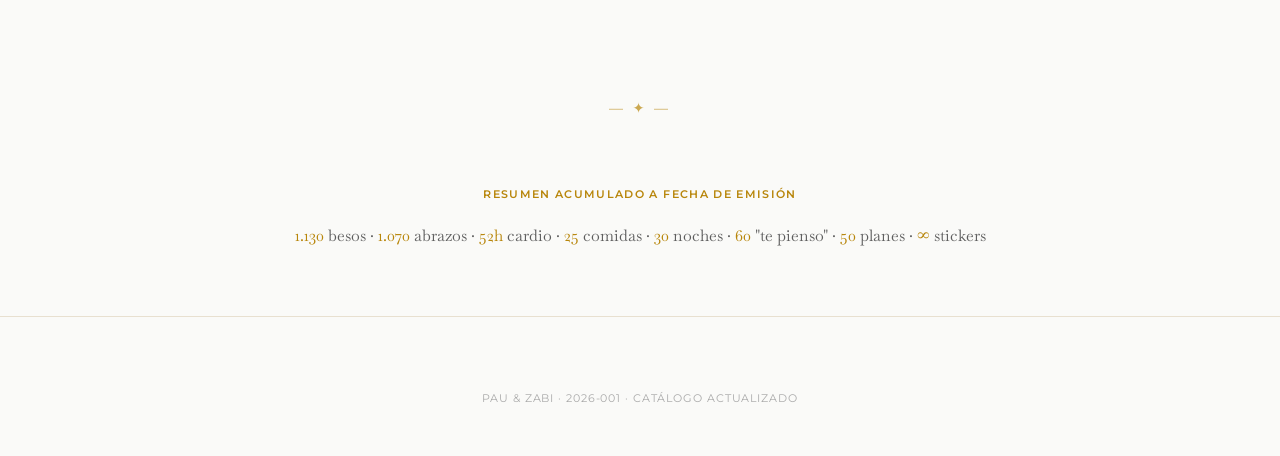
<file: services.html>
<!DOCTYPE html>
<html lang="es">
<head>
  <meta charset="UTF-8" />
  <meta name="viewport" content="width=device-width, initial-scale=1.0" />
  <title>Catálogo de servicios · PAU & ZABI · 2026</title>
  <link rel="stylesheet" href="css/main.css" />
</head>
<body>

  <!-- BURGER -->
  <button class="burger-btn" id="burger-btn" aria-label="Abrir menú">☰</button>
  <div class="menu-overlay" id="menu-overlay"></div>
  <aside class="menu-drawer" id="menu-drawer" role="navigation">
    <button class="menu-close" id="menu-close" aria-label="Cerrar menú">✕</button>
    <div class="menu-drawer__header">
      <span class="label">PAU & ZABI · 2026</span>
      <p>Panel de cliente premium</p>
    </div>
    <nav>
      <ul>
        <li><a href="index.html">Inicio</a></li>
        <li><a href="services.html">Todos los servicios</a></li>
        <li><a href="invoices.html">Facturas</a></li>
        <li><a href="clausulas.html">Cláusulas completas</a></li>
        <hr class="menu-separator" />        <li class="admin-only" style="display:none;">
          <a href="invoices.html?admin=1" class="admin-link">↳ Vista Admin</a>
        </li>
      </ul>
    </nav>
  </aside>

  <!-- DRAWER -->
  <div class="drawer-overlay" id="drawer-overlay"></div>
  <aside class="service-drawer" id="service-drawer" role="complementary" aria-label="Detalle del servicio">
    <div class="drawer-nav">
      <div class="drawer-nav-arrows">
        <button class="drawer-arrow" id="drawer-prev" aria-label="Servicio anterior">← Anterior</button>
        <button class="drawer-arrow" id="drawer-next" aria-label="Servicio siguiente">Siguiente →</button>
      </div>
      <button class="drawer-close" id="drawer-close" aria-label="Cerrar">✕</button>
    </div>
    <div class="drawer-content" id="drawer-content"></div>
  </aside>

  <!-- PAGE HEADER -->
  <header class="page-header">
    <div class="container">
      <span class="label">Catálogo oficial</span>
      <h1>Registro de servicios prestados</h1>
      <p style="color:var(--text-secondary);font-size:0.85rem;margin-top:8px;">
        Ref. PAU & ZABI · Vigente desde noviembre 2026 · Actualización continua
      </p>
      <p class="intro">
        Todo lo que aparece aquí ha ocurrido. Los costes están calculados con precisión aproximada.
        Las cantidades son conservadoras. El valor real no es cuantificable, pero eso no quita que esté bien documentado.
      </p>
    </div>
  </header>

  <!-- SERVICES -->
  <section class="services-section">
    <div class="container">

      <!-- LEYENDA DEL SISTEMA DE PAGO -->
      <div class="payment-legend" id="payment-legend">
        <button class="legend-header" id="legend-toggle" aria-expanded="false">
          <span class="label">Sistema de valoración</span>
          <span class="legend-icon">▾</span>
        </button>
        <div class="legend-body">
          <div class="legend-grid">
            <div class="legend-row"><span class="legend-sym">B</span><span class="legend-name">Besos</span><span class="legend-desc">Unidad básica de afecto directo</span></div>
            <div class="legend-row"><span class="legend-sym">A</span><span class="legend-name">Abrazos</span><span class="legend-desc">Unidad de contención emocional y contacto físico</span></div>
            <div class="legend-row"><span class="legend-sym">HC</span><span class="legend-name">Horas compartidas</span><span class="legend-desc">Tiempo de interacción activa</span></div>
            <div class="legend-row"><span class="legend-sym">P</span><span class="legend-name">Planes</span><span class="legend-desc">Experiencias conjuntas</span></div>
            <div class="legend-row"><span class="legend-sym">C</span><span class="legend-name">Comidas</span><span class="legend-desc">Encuentros gastronómicos compartidos</span></div>
            <div class="legend-row"><span class="legend-sym">N</span><span class="legend-name">Noches</span><span class="legend-desc">Tiempo de descanso conjunto</span></div>
            <div class="legend-row"><span class="legend-sym">MR</span><span class="legend-name">Momentos de risa</span><span class="legend-desc">Impacto emocional positivo verificable</span></div>
            <div class="legend-row"><span class="legend-sym">ME</span><span class="legend-name">Mensajes emoc.</span><span class="legend-desc">Conexión remota de calidad</span></div>
            <div class="legend-row"><span class="legend-sym">ST</span><span class="legend-name">Stickers</span><span class="legend-desc">Impacto visual-emocional inmediato</span></div>
          </div>
          <p class="legend-note">Las cantidades asignadas tienen carácter acumulativo y simbólicamente intensificado. Cualquier cuestionamiento sobre las cifras será respondido con más abrazos, no con argumentos.</p>
        </div>
      </div>

      <!-- Buscador -->
      <div class="search-bar">
        <input type="text" id="service-search" placeholder="Buscar servicio…" autocomplete="off" />
      </div>

      <!-- Filters -->
      <div class="filters">
        <button class="filter-btn active" data-filter="all">Todos</button>
        <button class="filter-btn" data-filter="presencial">Presencial</button>
        <button class="filter-btn" data-filter="distancia">Distancia</button>
        <button class="filter-btn" data-filter="fisico">Físico</button>
        <button class="filter-btn" data-filter="emocional">Emocional</button>
        <button class="filter-btn" data-filter="proximamente">Próximamente</button>
      </div>

      <!-- Grid -->
      <div id="services-grid">
        <div style="grid-column:1/-1;text-align:center;padding:40px;color:#bbb;">
          Cargando servicios...
        </div>
      </div>
    </div>
  </section>

  <!-- UPCOMING -->
  <section class="upcoming-section">
    <div class="container">
      <div class="divider">— ✦ —</div>
      <div class="section-header">
        <h2>En cartera — activación pendiente</h2>
        <p>Servicios diseñados, descritos y con fecha aproximada de estreno.<br>Pendientes de activación presencial.</p>
      </div>
      <div id="upcoming-grid"></div>
    </div>
  </section>

  <!-- RESUMEN PIE -->
  <section class="resumen-pie">
    <div class="container">
      <div class="divider">— ✦ —</div>
      <span class="label" style="display:block;margin-bottom:16px;">Resumen acumulado a fecha de emisión</span>
      <p>
        <span>1.130</span> besos · <span>1.070</span> abrazos · <span>52h</span> cardio ·
        <span>25</span> comidas · <span>30</span> noches · <span>60</span> "te pienso" · <span>50</span> planes · <span>∞</span> stickers
      </p>
    </div>
  </section>

  <footer class="footer">
    <div class="container container--narrow">
      <p class="footer__legal">PAU & ZABI · 2026-001 · Catálogo actualizado</p>
    </div>
  </footer>

  <script src="js/access.js"></script>
  <script src="js/main.js"></script>
  <script src="js/services.js"></script>
</body>
</html>
</file>
<file: css/main.css>
@import url("https://fonts.googleapis.com/css2?family=Baskervville:ital@0;1&family=Montserrat:wght@400;500;600;700&display=swap");

/* ===== VARIABLES ===== */
:root {
  --bg: #fafaf8;
  --bg-alt: #f5f2ec;
  --bg-warm: #fffbf0;
  --text: #1a1a1a;
  --text-secondary: #5d5d5d;
  --text-muted: #aaaaaa;
  --text-subtle: #999;
  --text-faint: #888;
  --gold: #b8860b;
  --gold-light: #d4a843;
  --gold-dark: #9a720a;
  --border: #e8e0d0;
  --border-warm: #e8d5a0;
  --border-legend: #f0e8d0;
  --card: #ffffff;
  --pill-bg: #f5f0e8;
  --admin: #2c5282;
  --admin-dark: #1a3a6b;
  --admin-bg: #eff6ff;
  --admin-border: #bfdbfe;
  --shadow: 0 2px 12px rgba(0, 0, 0, 0.06);
  --radius-card: 12px;
  --radius-btn: 8px;
  --font-serif: "Baskervville", Georgia, serif;
  --font-sans: "Montserrat", system-ui, sans-serif;
}

/* ===== RESET ===== */
*,
*::before,
*::after {
  box-sizing: border-box;
  margin: 0;
  padding: 0;
}
html {
  scroll-behavior: smooth;
}
body {
  font-family: var(--font-sans);
  font-size: 16px;
  background: var(--bg);
  color: var(--text);
  line-height: 1.7;
  min-height: 100vh;
}
img {
  max-width: 100%;
  display: block;
}
a {
  color: inherit;
  text-decoration: none;
}
button {
  cursor: pointer;
  font-family: inherit;
}

/* ===== TIPOGRAFÍA ===== */
h1,
h2,
h3 {
  font-family: var(--font-serif);
  font-weight: normal;
  line-height: 1.25;
}
h1 {
  font-size: clamp(2rem, 5vw, 3.2rem);
}
h2 {
  font-size: clamp(1.5rem, 3vw, 2.2rem);
}
h3 {
  font-size: clamp(1.1rem, 2vw, 1.4rem);
}

.label {
  font-size: 0.7rem;
  letter-spacing: 0.12em;
  text-transform: uppercase;
  color: var(--gold);
  font-family: var(--font-sans);
  font-weight: 600;
}

.caption {
  font-size: 0.75rem;
  color: var(--text-subtle);
  letter-spacing: 0.04em;
}

/* ===== LAYOUT ===== */
.container {
  max-width: 1100px;
  margin: 0 auto;
  padding: 0 24px;
}
.container--narrow {
  max-width: 720px;
}
.container--wide {
  max-width: 1280px;
}

/* ===== SEPARADOR DORADO ===== */
.divider {
  text-align: center;
  color: var(--gold);
  font-size: 0.9rem;
  letter-spacing: 0.2em;
  margin: 64px auto;
  opacity: 0.7;
}

/* ===== BURGER MENU ===== */
.burger-btn {
  position: fixed;
  top: 20px;
  left: 20px;
  z-index: 1000;
  background: var(--card);
  border: 1px solid var(--border);
  border-radius: 8px;
  width: 44px;
  height: 44px;
  display: flex;
  align-items: center;
  justify-content: center;
  font-size: 1.2rem;
  color: var(--text);
  box-shadow: var(--shadow);
  transition:
    background 0.2s,
    border-color 0.2s,
    opacity 0.2s;
}
.burger-btn.hidden {
  opacity: 0;
  pointer-events: none;
}
.burger-btn:hover {
  background: #f0ede6;
  border-color: var(--gold);
}

.menu-overlay {
  position: fixed;
  inset: 0;
  background: rgba(0, 0, 0, 0.4);
  z-index: 900;
  opacity: 0;
  pointer-events: none;
  transition: opacity 0.25s;
}
.menu-overlay.open {
  opacity: 1;
  pointer-events: all;
}

.menu-drawer {
  position: fixed;
  top: 0;
  left: 0;
  height: 100%;
  width: 280px;
  background: var(--bg);
  border-right: 1px solid var(--border);
  z-index: 950;
  transform: translateX(-100%);
  transition: transform 0.28s cubic-bezier(0.4, 0, 0.2, 1);
  display: flex;
  flex-direction: column;
  padding: 32px 28px;
}
.menu-drawer.open {
  transform: translateX(0);
}

.menu-drawer__header {
  margin-bottom: 40px;
  padding-bottom: 20px;
  border-bottom: 1px solid var(--border);
}
.menu-drawer__header .label {
  font-size: 0.65rem;
}
.menu-drawer__header p {
  font-family: var(--font-serif);
  font-size: 1rem;
  margin-top: 4px;
  color: var(--text-secondary);
}

.menu-drawer nav {
  flex: 1;
}
.menu-drawer nav ul {
  list-style: none;
}
.menu-drawer nav li {
  margin-bottom: 4px;
}
.menu-drawer nav a {
  display: block;
  padding: 10px 0;
  font-size: 0.95rem;
  color: var(--text);
  border-bottom: 1px solid transparent;
  transition: color 0.2s;
}
.menu-drawer nav a:hover {
  color: var(--gold);
}
.menu-drawer nav a.active {
  color: var(--gold);
  font-weight: 600;
}

.menu-separator {
  border: none;
  border-top: 1px solid var(--border);
  margin: 16px 0;
}

.menu-drawer nav a.admin-link {
  color: var(--admin);
  font-size: 0.85rem;
  letter-spacing: 0.04em;
}
.menu-drawer nav a.admin-link:hover {
  color: var(--admin-dark);
}

.menu-close {
  position: absolute;
  top: 16px;
  right: 16px;
  background: none;
  border: none;
  font-size: 1.3rem;
  color: var(--text-secondary);
  padding: 4px 8px;
  border-radius: 4px;
}
.menu-close:hover {
  color: var(--text);
}

/* ===== CARDS ===== */
.card {
  background: var(--card);
  border: 1px solid var(--border);
  border-radius: var(--radius-card);
  padding: 28px;
  box-shadow: var(--shadow);
}

/* ===== BUTTONS ===== */
.btn {
  display: inline-flex;
  align-items: center;
  gap: 8px;
  padding: 12px 24px;
  border-radius: var(--radius-btn);
  font-size: 0.85rem;
  font-weight: 600;
  letter-spacing: 0.04em;
  transition: all 0.2s;
}
.btn--outline {
  background: transparent;
  border: 1.5px solid var(--gold);
  color: var(--gold);
}
.btn--outline:hover {
  background: var(--gold);
  color: white;
}
.btn--solid {
  background: var(--gold);
  border: 1.5px solid var(--gold);
  color: white;
}
.btn--solid:hover {
  background: var(--gold-dark);
  border-color: var(--gold-dark);
}

.btn--ghost {
  background: transparent;
  border: 1px solid var(--border);
  color: var(--text-secondary);
}
.btn--ghost:hover {
  border-color: var(--gold);
  color: var(--gold);
}

.btn--admin {
  background: var(--admin);
  border: 1.5px solid var(--admin);
  color: white;
}
.btn--admin:hover {
  background: var(--admin-dark);
}

/* ===== PILLS / TAGS ===== */
.pill {
  display: inline-block;
  padding: 4px 12px;
  border-radius: 20px;
  font-size: 0.68rem;
  font-weight: 600;
  letter-spacing: 0.08em;
  text-transform: uppercase;
}
.pill--gold,
.pill--cat,
.pill--presencial,
.pill--distancia,
.pill--fisico,
.pill--emocional {
  background: var(--pill-bg);
  color: var(--gold);
  border: 1px solid var(--gold);
}
.pill--upcoming {
  background: var(--card);
  color: var(--text-faint);
  border: 1.5px dashed var(--border);
}

/* ===== SECTION HEADER ===== */
.section-header {
  text-align: center;
  margin-bottom: 56px;
}
.section-header h2 {
  margin-bottom: 12px;
}
.section-header p {
  color: var(--text-secondary);
  font-size: 0.95rem;
  max-width: 540px;
  margin: 0 auto;
}

/* ===== GRIDS ===== */
.grid-2 {
  display: grid;
  grid-template-columns: 1fr 1fr;
  gap: 24px;
}
.grid-3 {
  display: grid;
  grid-template-columns: repeat(3, 1fr);
  gap: 24px;
}
.grid-4 {
  display: grid;
  grid-template-columns: repeat(4, 1fr);
  gap: 20px;
}

/* ===== PAGE HEADER ===== */
.page-header {
  padding: 120px 0 64px;
  text-align: center;
  border-bottom: 1px solid var(--border);
  margin-bottom: 64px;
}
.page-header .label {
  margin-bottom: 16px;
  display: block;
}
.page-header h1 {
  margin-bottom: 16px;
}
.page-header .intro {
  max-width: 600px;
  margin: 16px auto 0;
  color: var(--text-secondary);
  font-size: 0.95rem;
  line-height: 1.8;
}

/* ===== LINK DORADO ===== */
.gold-link {
  color: var(--gold);
  font-size: 0.9rem;
  font-weight: 600;
  letter-spacing: 0.02em;
  border-bottom: 1px solid transparent;
  transition: border-color 0.2s;
}
.gold-link:hover {
  border-color: var(--gold);
}

/* ===== FOOTER ===== */
.footer {
  border-top: 1px solid var(--border);
  padding: 72px 0 48px;
  text-align: center;
}
.footer__quote {
  font-family: var(--font-serif);
  font-style: italic;
  font-size: clamp(1.1rem, 2.5vw, 1.5rem);
  color: var(--text);
  max-width: 600px;
  margin: 0 auto 32px;
  line-height: 1.6;
}
.footer__firma {
  font-size: 0.9rem;
  color: var(--text-secondary);
  margin-bottom: 24px;
}
.footer__legal {
  font-size: 0.7rem;
  color: var(--text-muted);
  letter-spacing: 0.08em;
  text-transform: uppercase;
}

/* ===== DRAWER (services) ===== */
.drawer-overlay {
  position: fixed;
  inset: 0;
  background: rgba(0, 0, 0, 0.45);
  z-index: 800;
  opacity: 0;
  pointer-events: none;
  transition: opacity 0.25s;
}
.drawer-overlay.open {
  opacity: 1;
  pointer-events: all;
}

.service-drawer {
  position: fixed;
  top: 0;
  right: 0;
  height: 100%;
  width: min(480px, 95vw);
  background: var(--bg);
  border-left: 1px solid var(--border);
  z-index: 810;
  transform: translateX(100%);
  transition: transform 0.3s cubic-bezier(0.4, 0, 0.2, 1);
  overflow-y: auto;
  padding: 40px 36px;
}
.service-drawer.open {
  transform: translateX(0);
}

.drawer-nav {
  display: flex;
  align-items: center;
  justify-content: space-between;
  margin-bottom: 32px;
}
.drawer-nav-arrows {
  display: flex;
  gap: 8px;
}
.drawer-arrow {
  background: var(--card);
  border: 1px solid var(--border);
  border-radius: 6px;
  padding: 6px 12px;
  font-size: 0.8rem;
  color: var(--text-secondary);
  transition: all 0.2s;
}
.drawer-arrow:hover:not(:disabled) {
  border-color: var(--gold);
  color: var(--gold);
}
.drawer-arrow:disabled {
  opacity: 0.3;
  cursor: not-allowed;
}
.drawer-close {
  background: none;
  border: none;
  font-size: 1.4rem;
  color: var(--text-secondary);
  padding: 4px 8px;
  border-radius: 4px;
}
.drawer-close:hover {
  color: var(--text);
}

.drawer-content h3 {
  font-size: 1.5rem;
  margin: 12px 0 16px;
}
.drawer-content .cost {
  font-family: var(--font-serif);
  font-size: 1.6rem;
  color: var(--gold);
  margin: 24px 0;
  font-weight: normal;
}
.drawer-content .description {
  color: var(--text-secondary);
  font-size: 0.95rem;
  line-height: 1.8;
  margin-bottom: 24px;
}
.drawer-content h4 {
  font-family: var(--font-sans);
  font-size: 0.7rem;
  text-transform: uppercase;
  letter-spacing: 0.1em;
  color: var(--gold);
  margin-bottom: 12px;
}
.drawer-content ul {
  list-style: none;
  margin-bottom: 24px;
}
.drawer-content ul li {
  padding: 8px 0;
  border-bottom: 1px solid var(--border);
  font-size: 0.9rem;
  color: var(--text-secondary);
  display: flex;
  align-items: flex-start;
  gap: 10px;
}
.drawer-content ul li::before {
  content: "—";
  color: var(--gold);
  flex-shrink: 0;
  margin-top: 1px;
}
.drawer-note {
  background: var(--bg-warm);
  border: 1px solid var(--border-warm);
  border-radius: 8px;
  padding: 16px;
  font-size: 0.85rem;
  color: var(--text-secondary);
  font-style: italic;
  margin-top: 20px;
}
.drawer-note--promo {
  background: #f5f0fb;
  border-color: #c9b8e8;
  color: #6b4f9e;
}

/* ===== FILTERS ===== */
.search-bar {
  margin-bottom: 16px;
}
.search-bar input {
  width: 100%;
  padding: 10px 16px;
  background: var(--card);
  border: 1px solid var(--border);
  border-radius: var(--radius-btn);
  font-family: var(--font-sans);
  font-size: 0.88rem;
  color: var(--text);
  outline: none;
  transition: border-color 0.2s;
}
.search-bar input::placeholder {
  color: #aaa;
}
.search-bar input:focus {
  border-color: var(--gold);
}

.filters {
  display: flex;
  flex-wrap: wrap;
  gap: 8px;
  margin-bottom: 40px;
}
.filter-btn {
  padding: 8px 18px;
  border-radius: 20px;
  font-size: 0.78rem;
  font-weight: 600;
  letter-spacing: 0.06em;
  text-transform: uppercase;
  background: var(--card);
  border: 1px solid var(--border);
  color: var(--text-secondary);
  transition: all 0.2s;
}
.filter-btn:hover {
  border-color: var(--gold);
  color: var(--gold);
}
.filter-btn.active {
  background: var(--gold);
  border-color: var(--gold);
  color: white;
}

/* ===== SERVICE CARD ===== */
.service-card {
  cursor: pointer;
  transition:
    transform 0.2s,
    box-shadow 0.2s;
}
.service-card:hover {
  transform: translateY(-2px);
  box-shadow: 0 6px 24px rgba(0, 0, 0, 0.1);
}
.service-card__top {
  display: flex;
  align-items: flex-start;
  justify-content: start;
  margin-bottom: 12px;
  gap: 6px;
}
.service-card h3 {
  font-size: 1.05rem;
  margin: 8px 0 10px;
  line-height: 1.35;
}
.service-card .short-desc {
  font-size: 0.875rem;
  color: var(--text-secondary);
  line-height: 1.6;
  margin-bottom: 20px;
  flex: 1;
}
.service-card__footer {
  display: flex;
  align-items: center;
  justify-content: space-between;
  padding-top: 16px;
  border-top: 1px solid var(--border);
  margin-top: auto;
}
.service-card .cost-mini {
  font-family: var(--font-serif);
  font-size: 0.9rem;
  color: var(--gold);
}
.service-card.upcoming {
  border-style: dashed;
  border-color: #cbd5e1;
  background: #f8fafc;
}

/* ===== METRICS GRID ===== */
.metric-card {
  background: var(--card);
  border: 1px solid var(--border);
  border-radius: var(--radius-card);
  padding: 28px 24px;
  box-shadow: var(--shadow);
  text-align: center;
}
.metric-card .metric-label {
  font-size: 0.65rem;
  letter-spacing: 0.12em;
  text-transform: uppercase;
  color: var(--text-subtle);
  margin-bottom: 8px;
}
.metric-card .metric-value {
  font-family: var(--font-serif);
  font-size: clamp(2rem, 4vw, 2.8rem);
  color: var(--gold);
  line-height: 1;
  margin-bottom: 8px;
}
.metric-card .metric-sub {
  font-size: 0.75rem;
  color: var(--text-muted);
  font-style: italic;
}

/* ===== FEATURED SERVICE CARDS ===== */
.featured-card {
  background: var(--card);
  border: 1px solid var(--border);
  border-radius: var(--radius-card);
  padding: 32px;
  box-shadow: var(--shadow);
  display: flex;
  flex-direction: column;
}
.featured-card h3 {
  font-size: 1.1rem;
  margin: 10px 0 12px;
}
.featured-card .desc {
  font-size: 0.875rem;
  color: var(--text-secondary);
  line-height: 1.7;
  flex: 1;
  margin-bottom: 20px;
}
.featured-card .cost-tag {
  font-family: var(--font-serif);
  font-size: 0.9rem;
  color: var(--gold);
  font-style: italic;
}
.featured-card--link {
  cursor: pointer;
  text-decoration: none;
  color: inherit;
  transition:
    transform 0.2s,
    box-shadow 0.2s;
}
.featured-card--link:hover {
  transform: translateY(-3px);
  box-shadow: 0 8px 28px rgba(0, 0, 0, 0.1);
  border-color: var(--gold-light);
}

/* ===== CLÁUSULAS ===== */
.clausula {
  padding: 40px 0;
  border-bottom: 1px solid var(--border);
}
.clausula:last-child {
  border-bottom: none;
}
.clausula-num {
  font-family: var(--font-serif);
  font-size: 0.85rem;
  color: var(--gold);
  letter-spacing: 0.06em;
  margin-bottom: 8px;
}
.clausula h3 {
  font-size: 1.1rem;
  margin-bottom: 16px;
  color: var(--text);
}
.clausula p {
  font-size: 0.95rem;
  color: var(--text-secondary);
  line-height: 1.85;
  max-width: 680px;
}

/* ===== INVOICE ===== */
.invoice-doc {
  background: var(--card);
  border: 1px solid var(--border);
  border-radius: var(--radius-card);
  box-shadow: var(--shadow);
  overflow: hidden;
}
.invoice-header {
  background: linear-gradient(135deg, #1a1a1a 0%, #2a2a2a 100%);
  color: white;
  padding: 40px 48px;
  display: flex;
  justify-content: space-between;
  align-items: flex-start;
}
.invoice-header h2 {
  font-family: var(--font-serif);
  font-size: 1.6rem;
  color: var(--gold-light);
}
.invoice-header .inv-ref {
  font-size: 0.7rem;
  letter-spacing: 0.1em;
  text-transform: uppercase;
  color: rgba(255, 255, 255, 0.5);
  margin-bottom: 8px;
}
.invoice-meta {
  text-align: right;
}
.invoice-meta .inv-label {
  font-size: 0.65rem;
  text-transform: uppercase;
  letter-spacing: 0.08em;
  color: rgba(255, 255, 255, 0.4);
}
.invoice-meta .inv-value {
  font-size: 0.875rem;
  color: rgba(255, 255, 255, 0.85);
  margin-bottom: 8px;
}
.invoice-parties {
  display: grid;
  grid-template-columns: 1fr 1fr;
  gap: 40px;
  padding: 36px 48px;
  border-bottom: 1px solid var(--border);
}
.invoice-party .p-label {
  font-size: 0.65rem;
  letter-spacing: 0.1em;
  text-transform: uppercase;
  color: var(--text-muted);
  margin-bottom: 8px;
}
.invoice-party .p-name {
  font-family: var(--font-serif);
  font-size: 1.1rem;
  color: var(--text);
  margin-bottom: 4px;
}
.invoice-party .p-detail {
  font-size: 0.82rem;
  color: var(--text-secondary);
}
.invoice-table {
  padding: 0 48px;
}
.invoice-table table {
  width: 100%;
  border-collapse: collapse;
  margin: 32px 0;
}
.invoice-table th {
  font-size: 0.65rem;
  text-transform: uppercase;
  letter-spacing: 0.1em;
  color: var(--text-muted);
  padding: 0 0 16px;
  text-align: left;
  border-bottom: 2px solid var(--border);
}
.invoice-table th:last-child {
  text-align: right;
}
.invoice-table td {
  padding: 16px 0;
  border-bottom: 1px solid var(--border);
  font-size: 0.9rem;
  color: var(--text);
  vertical-align: top;
}
.invoice-table td:last-child {
  text-align: right;
  font-family: var(--font-serif);
  color: var(--gold);
}
.invoice-table .td-name {
  font-weight: 600;
}
.invoice-table .td-type {
  font-size: 0.72rem;
  color: var(--text-muted);
  text-transform: uppercase;
  letter-spacing: 0.06em;
  margin-top: 2px;
}
.invoice-total {
  display: flex;
  justify-content: flex-end;
  padding: 32px 48px;
  border-top: 2px solid var(--border);
  gap: 32px;
  flex-wrap: wrap;
}
.total-item {
  text-align: center;
}
.total-item .t-label {
  font-size: 0.65rem;
  text-transform: uppercase;
  letter-spacing: 0.1em;
  color: var(--text-muted);
  margin-bottom: 4px;
}
.total-item .t-value {
  font-family: var(--font-serif);
  font-size: 1.8rem;
  color: var(--gold);
}
.invoice-note {
  padding: 24px 48px 40px;
  font-size: 0.875rem;
  color: var(--text-secondary);
  font-style: italic;
  border-top: 1px solid var(--border);
}

/* ===== MONTH SELECTOR ===== */
.month-tabs {
  display: flex;
  flex-wrap: wrap;
  gap: 8px;
  margin-bottom: 40px;
}
.month-tab {
  padding: 8px 20px;
  border-radius: 6px;
  font-size: 0.82rem;
  font-weight: 600;
  background: var(--card);
  border: 1px solid var(--border);
  color: var(--text-secondary);
  transition: all 0.2s;
}
.month-tab:hover {
  border-color: var(--gold);
  color: var(--gold);
}
.month-tab.active {
  background: var(--text);
  border-color: var(--text);
  color: white;
}

/* ===== ACCORDION HISTORIAL ===== */
.accordion {
  border: 1px solid var(--border);
  border-radius: var(--radius-card);
  overflow: hidden;
}
.accordion-item {
  border-bottom: 1px solid var(--border);
}
.accordion-item:last-child {
  border-bottom: none;
}
.accordion-trigger {
  width: 100%;
  padding: 20px 28px;
  display: flex;
  justify-content: space-between;
  align-items: center;
  background: var(--card);
  border: none;
  text-align: left;
  font-size: 0.9rem;
  font-weight: 600;
  color: var(--text);
  transition: background 0.2s;
}
.accordion-trigger:hover {
  background: var(--bg-alt);
}
.accordion-trigger .acc-month {
  font-family: var(--font-serif);
  font-size: 1rem;
}
.accordion-trigger .acc-arrow {
  color: var(--text-secondary);
  transition: transform 0.2s;
}
.accordion-trigger[aria-expanded="true"] .acc-arrow {
  transform: rotate(180deg);
}
.accordion-body {
  display: none;
  padding: 24px 28px;
  background: var(--bg);
  border-top: 1px solid var(--border);
}
.accordion-body.open {
  display: block;
}

/* ===== ADMIN PANEL ===== */
.admin-banner {
  background: var(--admin);
  color: white;
  padding: 10px 24px;
  font-size: 0.78rem;
  letter-spacing: 0.06em;
  text-transform: uppercase;
  text-align: center;
}
.admin-section {
  background: var(--admin-bg);
  border: 1px solid var(--admin-border);
  border-radius: var(--radius-card);
  padding: 36px;
  margin-top: 48px;
}
.admin-section h2 {
  color: var(--admin);
  font-size: 1.3rem;
  margin-bottom: 24px;
}
.admin-service-row {
  display: flex;
  align-items: center;
  gap: 16px;
  padding: 14px 0;
  border-bottom: 1px solid #dbeafe;
}
.admin-service-row:last-child {
  border-bottom: none;
}
.admin-service-row label {
  flex: 1;
  font-size: 0.9rem;
  cursor: pointer;
}
.admin-service-row input[type="checkbox"] {
  width: 18px;
  height: 18px;
  cursor: pointer;
}
.admin-service-row input[type="number"] {
  width: 80px;
  padding: 6px 10px;
  border: 1px solid var(--admin-border);
  border-radius: 6px;
  font-size: 0.85rem;
  background: white;
}
.admin-total {
  background: white;
  border: 1px solid var(--admin-border);
  border-radius: 8px;
  padding: 20px 24px;
  margin: 24px 0;
  font-family: var(--font-serif);
  font-size: 1rem;
  color: var(--admin);
}
.json-preview {
  background: #1e293b;
  border-radius: 8px;
  padding: 20px;
  font-family: "SF Mono", "Fira Code", monospace;
  font-size: 0.8rem;
  color: #94a3b8;
  white-space: pre;
  overflow-x: auto;
  max-height: 400px;
  overflow-y: auto;
  margin-top: 20px;
}
.admin-note {
  background: #fff9c4;
  border: 1px solid #f9e02b;
  border-radius: 8px;
  padding: 16px 20px;
  font-size: 0.85rem;
  color: #78350f;
  margin-top: 16px;
  line-height: 1.7;
}
.form-group {
  margin-bottom: 20px;
}
.form-group label {
  display: block;
  font-size: 0.75rem;
  font-weight: 600;
  letter-spacing: 0.06em;
  text-transform: uppercase;
  color: var(--admin);
  margin-bottom: 8px;
}
.form-group input,
.form-group select,
.form-group textarea {
  width: 100%;
  padding: 10px 14px;
  border: 1px solid var(--admin-border);
  border-radius: 8px;
  font-size: 0.9rem;
  font-family: inherit;
  background: white;
  color: var(--text);
}
.form-group textarea {
  min-height: 80px;
  resize: vertical;
}

/* ===== CARTA INLINE (index) ===== */
.carta-inline {
  padding: 96px 24px;
  background: var(--bg-warm);
  text-align: center;
}
.carta-inline__inner {
  max-width: 640px;
  margin: 0 auto;
  font-family: var(--font-serif);
}
.carta-inline__inner p {
  font-size: 1.05rem;
  line-height: 2.1;
  color: var(--text-secondary);
  margin-bottom: 28px;
}
.carta-inline__inner p:first-child {
  color: var(--text);
}
.carta-inline__inner p:last-child {
  margin-bottom: 0;
}

/* ===== HERO ===== */
.hero {
  min-height: 100vh;
  display: flex;
  align-items: center;
  justify-content: center;
  text-align: center;
  position: relative;
  overflow: hidden;
  padding: 80px 24px;
}
.hero::before {
  content: "";
  position: absolute;
  inset: 0;
  background:
    radial-gradient(
      ellipse at 20% 50%,
      rgba(184, 134, 11, 0.04) 0%,
      transparent 60%
    ),
    radial-gradient(
      ellipse at 80% 20%,
      rgba(212, 168, 67, 0.03) 0%,
      transparent 50%
    );
  pointer-events: none;
}
.hero-inner {
  position: relative;
  z-index: 1;
  max-width: 680px;
}
.hero-inner .label {
  display: block;
  margin-bottom: 32px;
}
.hero-inner h1 {
  margin-bottom: 28px;
  color: var(--text);
}
.hero-inner .subtitle {
  font-size: 1.05rem;
  color: var(--text-secondary);
  max-width: 520px;
  margin: 0 auto 16px;
  line-height: 1.8;
}
.hero-inner .secondary {
  font-size: 0.875rem;
  color: var(--text-faint);
  max-width: 480px;
  margin: 0 auto 32px;
  line-height: 1.8;
}
.hero-inner .legal-note {
  display: block;
  font-size: 0.7rem;
  color: var(--gold);
  letter-spacing: 0.1em;
  text-transform: uppercase;
  margin-top: 40px;
  opacity: 0.8;
}

/* ===== RESUMEN TOTAL ===== */
.resumen-total {
  background: var(--card);
  border: 1px solid var(--border);
  border-radius: var(--radius-card);
  padding: 32px 40px;
  text-align: center;
  box-shadow: var(--shadow);
  margin-top: 48px;
}
.resumen-total .r-label {
  font-size: 0.65rem;
  text-transform: uppercase;
  letter-spacing: 0.12em;
  color: var(--text-muted);
  margin-bottom: 16px;
}
.resumen-total .r-values {
  font-family: var(--font-serif);
  font-size: 1rem;
  color: var(--text-secondary);
  line-height: 2;
}
.resumen-total .r-values span {
  color: var(--gold);
  font-size: 1.1rem;
}

/* ===== RESPONSIVE ===== */
@media (max-width: 768px) {
  .grid-2,
  .grid-4 {
    grid-template-columns: 1fr;
  }
  .grid-3 {
    grid-template-columns: 1fr;
  }
  .invoice-header {
    flex-direction: column;
    gap: 24px;
  }
  .invoice-meta {
    text-align: left;
  }
  .invoice-parties {
    grid-template-columns: 1fr;
    gap: 24px;
  }
  .invoice-table {
    padding: 0 20px;
  }
  .invoice-header {
    padding: 28px 20px;
  }
  .invoice-total {
    padding: 24px 20px;
    justify-content: center;
  }
  .invoice-note {
    padding: 20px 20px 32px;
  }
  .service-drawer {
    padding: 28px 20px;
  }
  .page-header {
    padding: 100px 0 48px;
  }
}

@media (max-width: 480px) {
  .month-tabs {
    gap: 6px;
  }
  .month-tab {
    padding: 6px 14px;
    font-size: 0.78rem;
  }
}

/* ===== BTN DETAIL ===== */
.btn-detail {
  background: transparent;
  border: 1px solid var(--gold);
  color: var(--gold);
  border-radius: 6px;
  padding: 5px 12px;
  font-size: 0.72rem;
  font-family: var(--font-sans);
  font-weight: 600;
  letter-spacing: 0.06em;
  cursor: pointer;
  transition:
    background 0.2s,
    color 0.2s;
  white-space: nowrap;
}
.btn-detail:hover {
  background: #fdf8ee;
  color: var(--gold-dark);
}

/* ===== PAYMENT LEGEND ===== */
.payment-legend {
  background: #fdfaf2;
  border: 1px solid var(--border-warm);
  border-radius: var(--radius-card);
  padding: 28px 32px;
  margin-bottom: 40px;
}
.legend-header {
  display: flex;
  justify-content: space-between;
  align-items: center;
  width: 100%;
  background: none;
  border: none;
  padding: 0;
  cursor: pointer;
  font-family: inherit;
}
.legend-icon {
  font-size: 1rem;
  color: var(--gold);
  display: inline-block;
  transition: transform 0.3s ease;
  line-height: 1;
}
.payment-legend.open .legend-icon {
  transform: rotate(180deg);
}
.legend-body {
  overflow: hidden;
  max-height: 0;
  transition: max-height 0.4s ease;
}
.payment-legend.open .legend-body {
  max-height: 900px;
}
.legend-body .legend-grid {
  margin-top: 20px;
}
.legend-grid {
  display: grid;
  grid-template-columns: repeat(3, 1fr);
  gap: 0;
}
.legend-row {
  display: grid;
  grid-template-columns: 40px 120px 1fr;
  align-items: baseline;
  padding: 8px 0;
  border-bottom: 1px solid var(--border-legend);
  gap: 8px;
}
.legend-row:nth-last-child(-n + 3) {
  border-bottom: none;
}
.legend-sym {
  font-family: var(--font-serif);
  font-size: 0.95rem;
  color: var(--gold);
  font-weight: bold;
}
.legend-name {
  font-size: 0.8rem;
  font-weight: 600;
  color: var(--text);
}
.legend-desc {
  font-size: 0.75rem;
  color: var(--text-secondary);
}
.legend-note {
  margin-top: 20px;
  font-size: 0.75rem;
  font-style: italic;
  color: #aaa;
  border-top: 1px solid var(--border-legend);
  padding-top: 16px;
}
@media (max-width: 768px) {
  .legend-grid {
    grid-template-columns: 1fr;
  }
  .legend-row {
    grid-template-columns: 36px 100px 1fr;
  }
  .legend-row:nth-last-child(-n + 3) {
    border-bottom: 1px solid var(--border-legend);
  }
  .legend-row:last-child {
    border-bottom: none;
  }
}

/* ===== INDEX ===== */
.section {
  padding: 80px 0;
}
.section--alt {
  background: var(--bg-alt);
}
.metrics-note {
  text-align: center;
  font-size: 0.78rem;
  font-style: italic;
  color: var(--text-muted);
  margin-top: 28px;
}
.cta-center {
  text-align: center;
  margin-top: 48px;
}
.clausulas-preview {
  max-width: 760px;
  margin: 0 auto;
}
.clausula-preview-item {
  padding: 32px 0;
  border-bottom: 1px solid var(--border);
}
.clausula-preview-item:last-child {
  border-bottom: none;
}
.clausula-preview-item .num {
  font-family: var(--font-serif);
  color: var(--gold);
  font-size: 0.85rem;
  margin-bottom: 6px;
}
.clausula-preview-item h3 {
  font-size: 1rem;
  margin-bottom: 10px;
}
.clausula-preview-item p {
  font-size: 0.9rem;
  color: var(--text-secondary);
  line-height: 1.85;
}

/* ===== SERVICES PAGE ===== */
.services-section {
  padding: 0 0 80px;
}
.upcoming-section {
  padding: 64px 0 80px;
  background: var(--bg-alt);
}
#services-grid {
  display: grid;
  grid-template-columns: repeat(2, 1fr);
  gap: 20px;
}
#upcoming-grid {
  display: grid;
  grid-template-columns: repeat(2, 1fr);
  gap: 20px;
}
.service-card {
  display: flex;
  flex-direction: column;
}
.resumen-pie {
  padding: 64px 0;
  border-top: 1px solid var(--border);
  text-align: center;
}
.resumen-pie p {
  font-family: var(--font-serif);
  font-size: 1rem;
  color: var(--text-secondary);
  line-height: 2;
}
.resumen-pie span {
  color: var(--gold);
}

@media (max-width: 720px) {
  #services-grid,
  #upcoming-grid {
    grid-template-columns: 1fr;
  }
}

/* ===== INVOICES PAGE ===== */
.invoices-section {
  padding: 0 0 80px;
}
.historial-section {
  padding: 64px 0;
  background: var(--bg-alt);
}
.section-title {
  font-family: var(--font-serif);
  font-size: 1.2rem;
  margin-bottom: 24px;
  color: var(--text);
}
.section-title span {
  font-size: 0.75rem;
  font-family: var(--font-sans);
  color: var(--text-secondary);
  font-weight: 400;
  margin-left: 12px;
}

/* ===== CLAUSULAS PAGE ===== */
.clausulas-section {
  padding: 0 0 80px;
}
.clausulas-body {
  max-width: 760px;
  margin: 0 auto;
}
.legal-note-final {
  background: var(--bg-warm);
  border: 1px solid var(--border-warm);
  border-radius: 12px;
  padding: 32px 40px;
  margin-top: 48px;
  font-size: 0.9rem;
  color: var(--text-secondary);
  line-height: 1.85;
  font-style: italic;
}
.legal-note-final::before {
  content: "⚖";
  display: block;
  font-style: normal;
  font-size: 1.2rem;
  margin-bottom: 12px;
  color: var(--gold);
}
</file>
